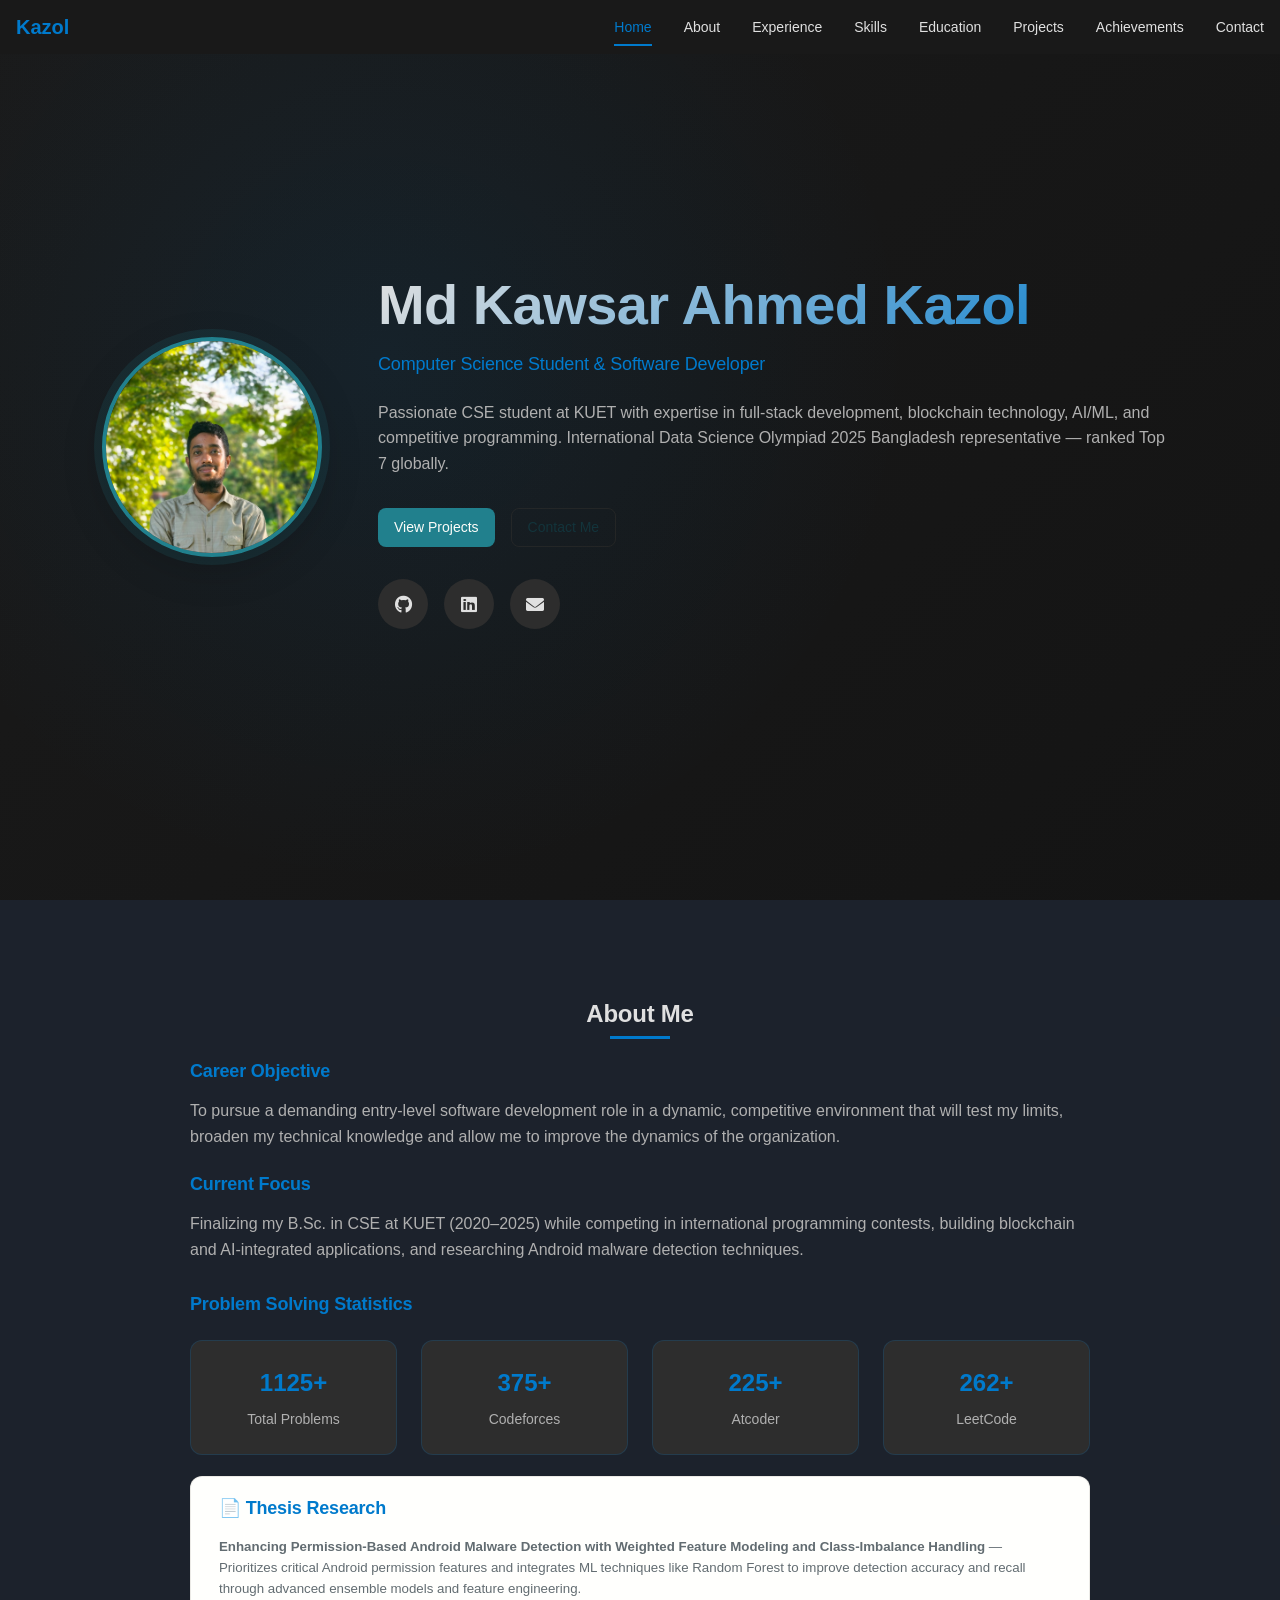
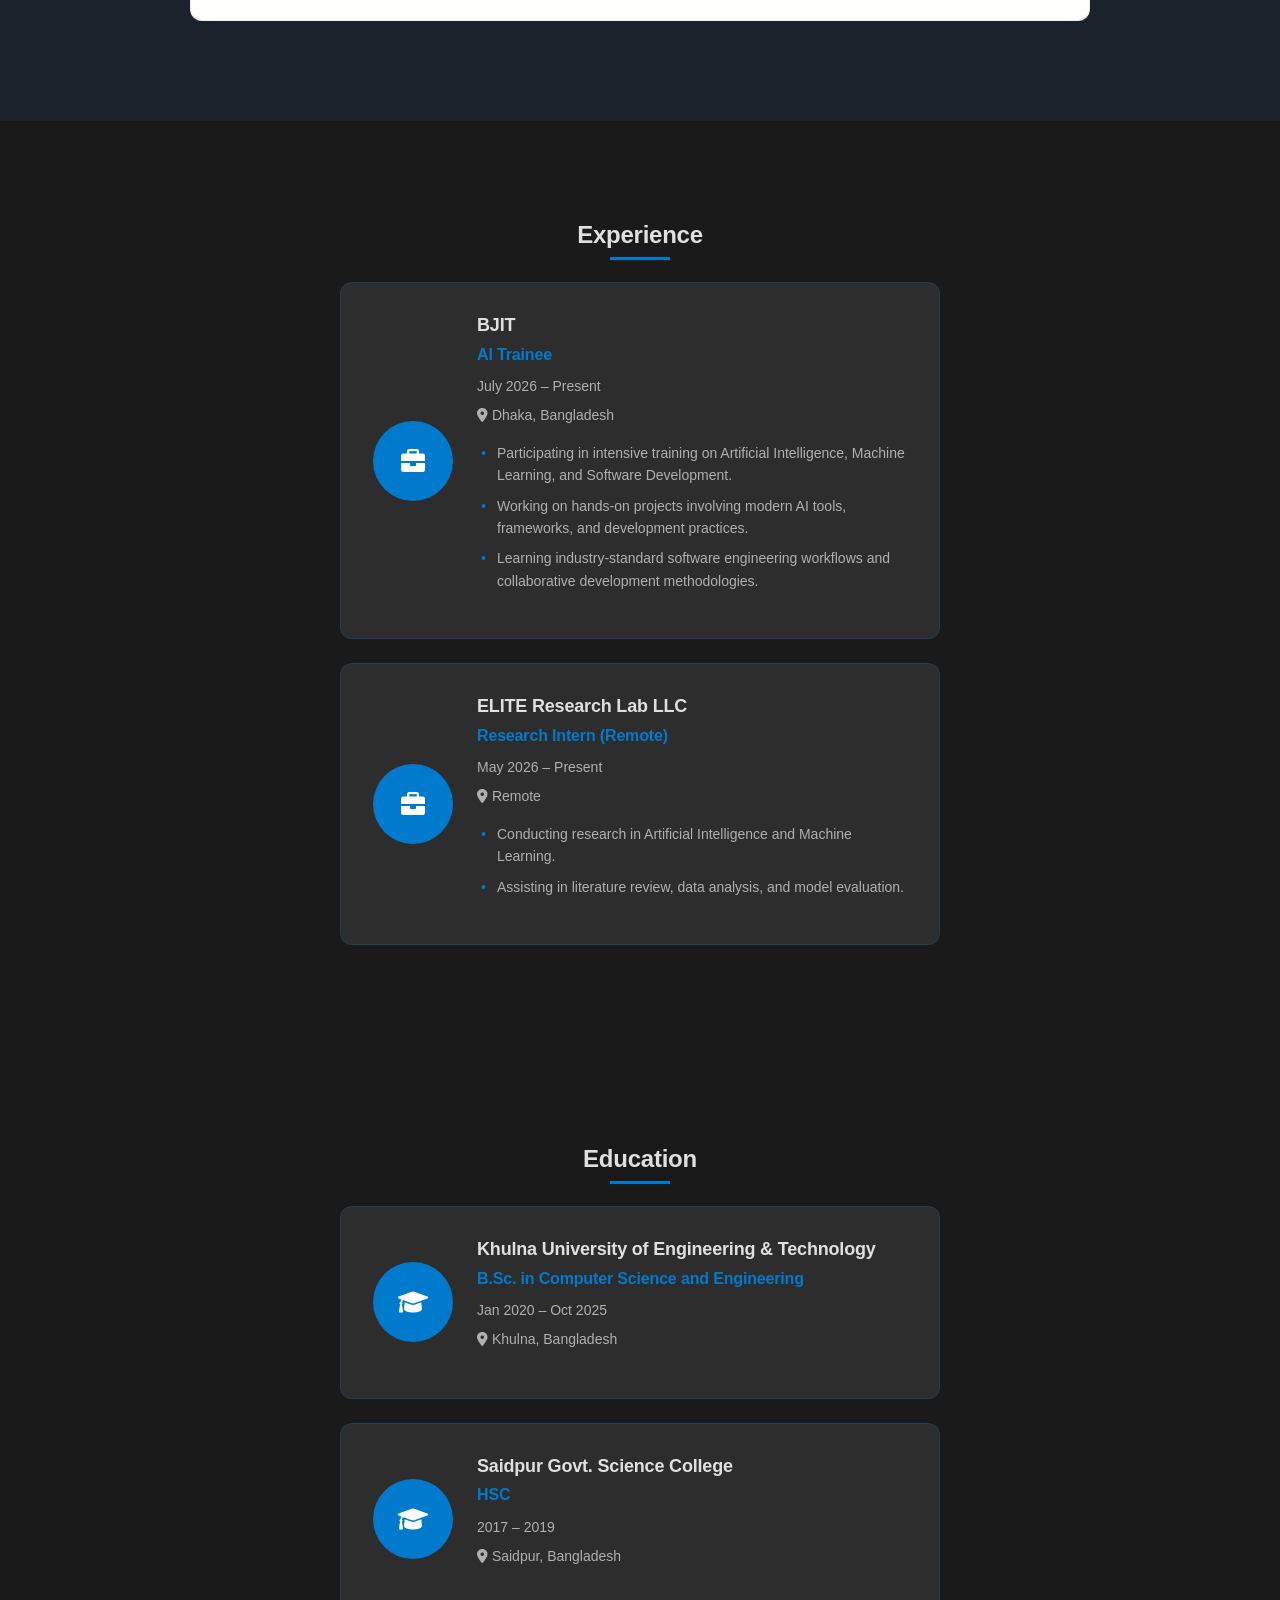
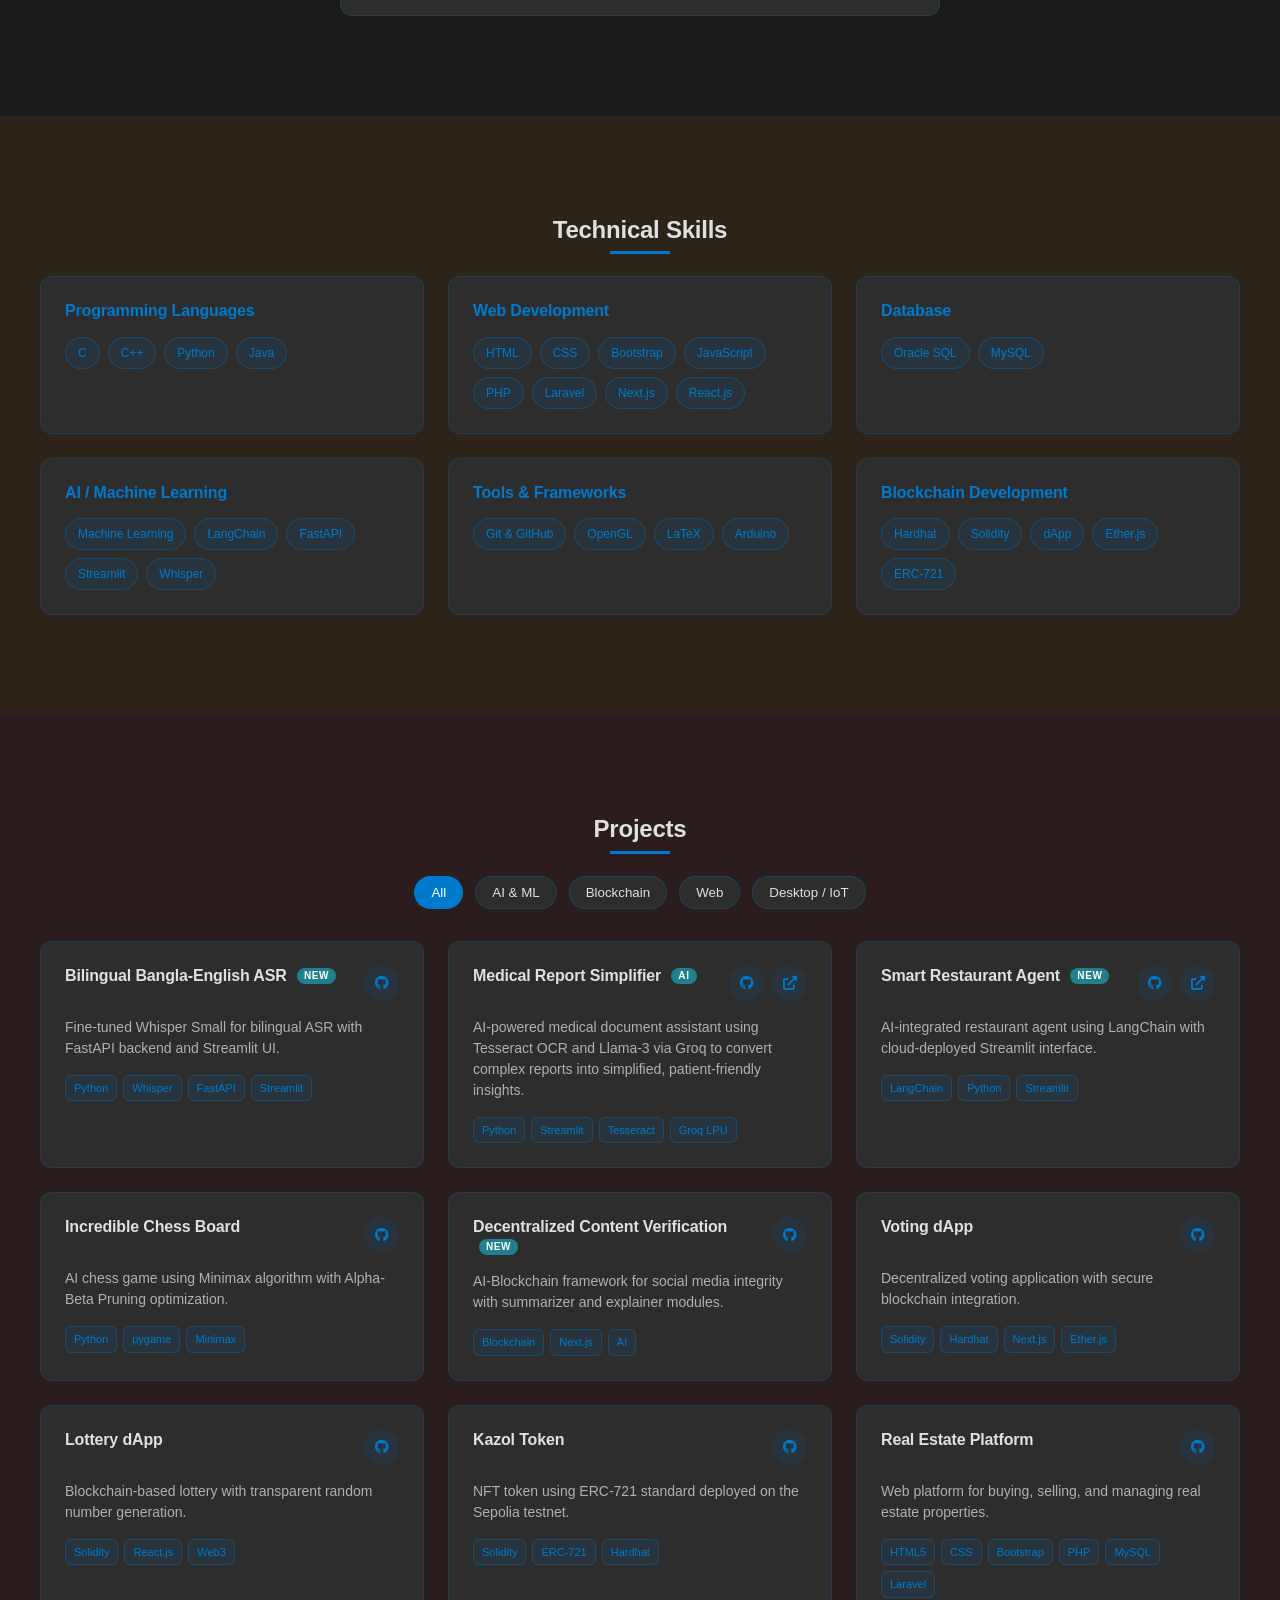
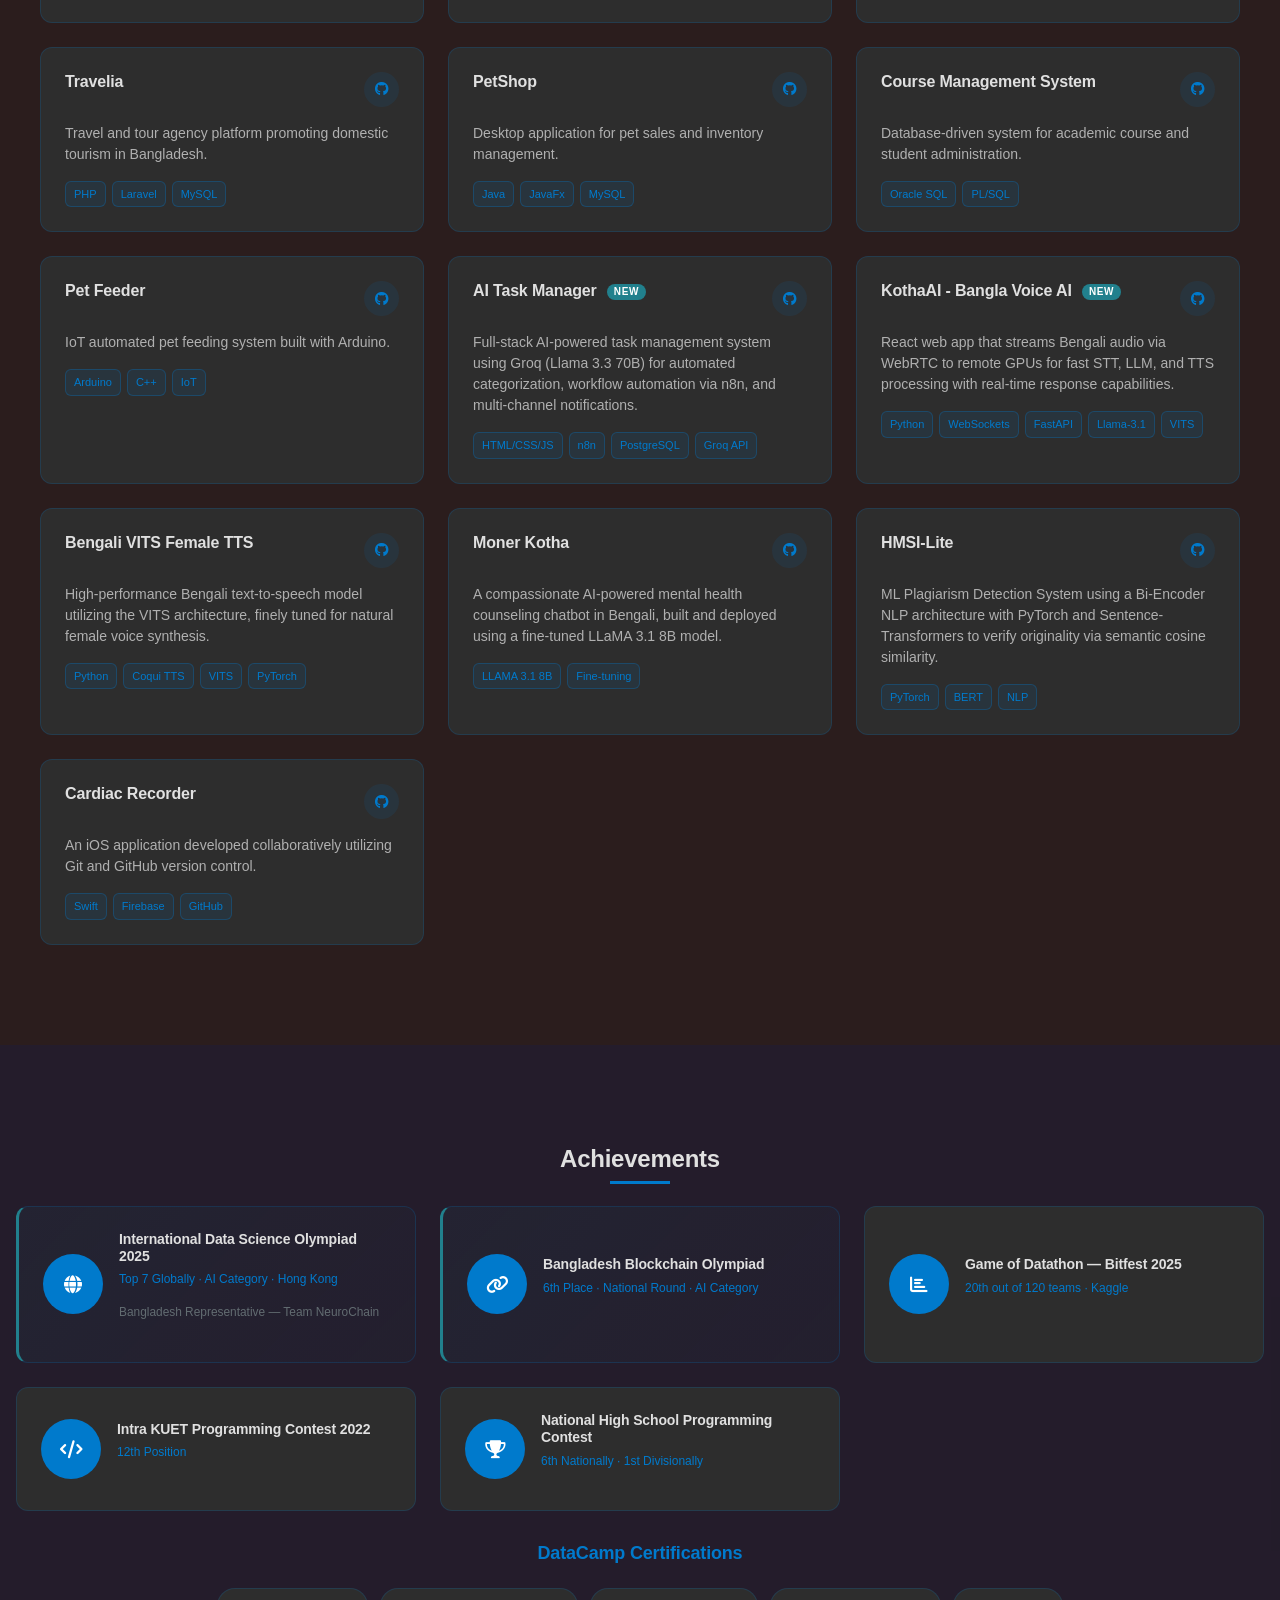
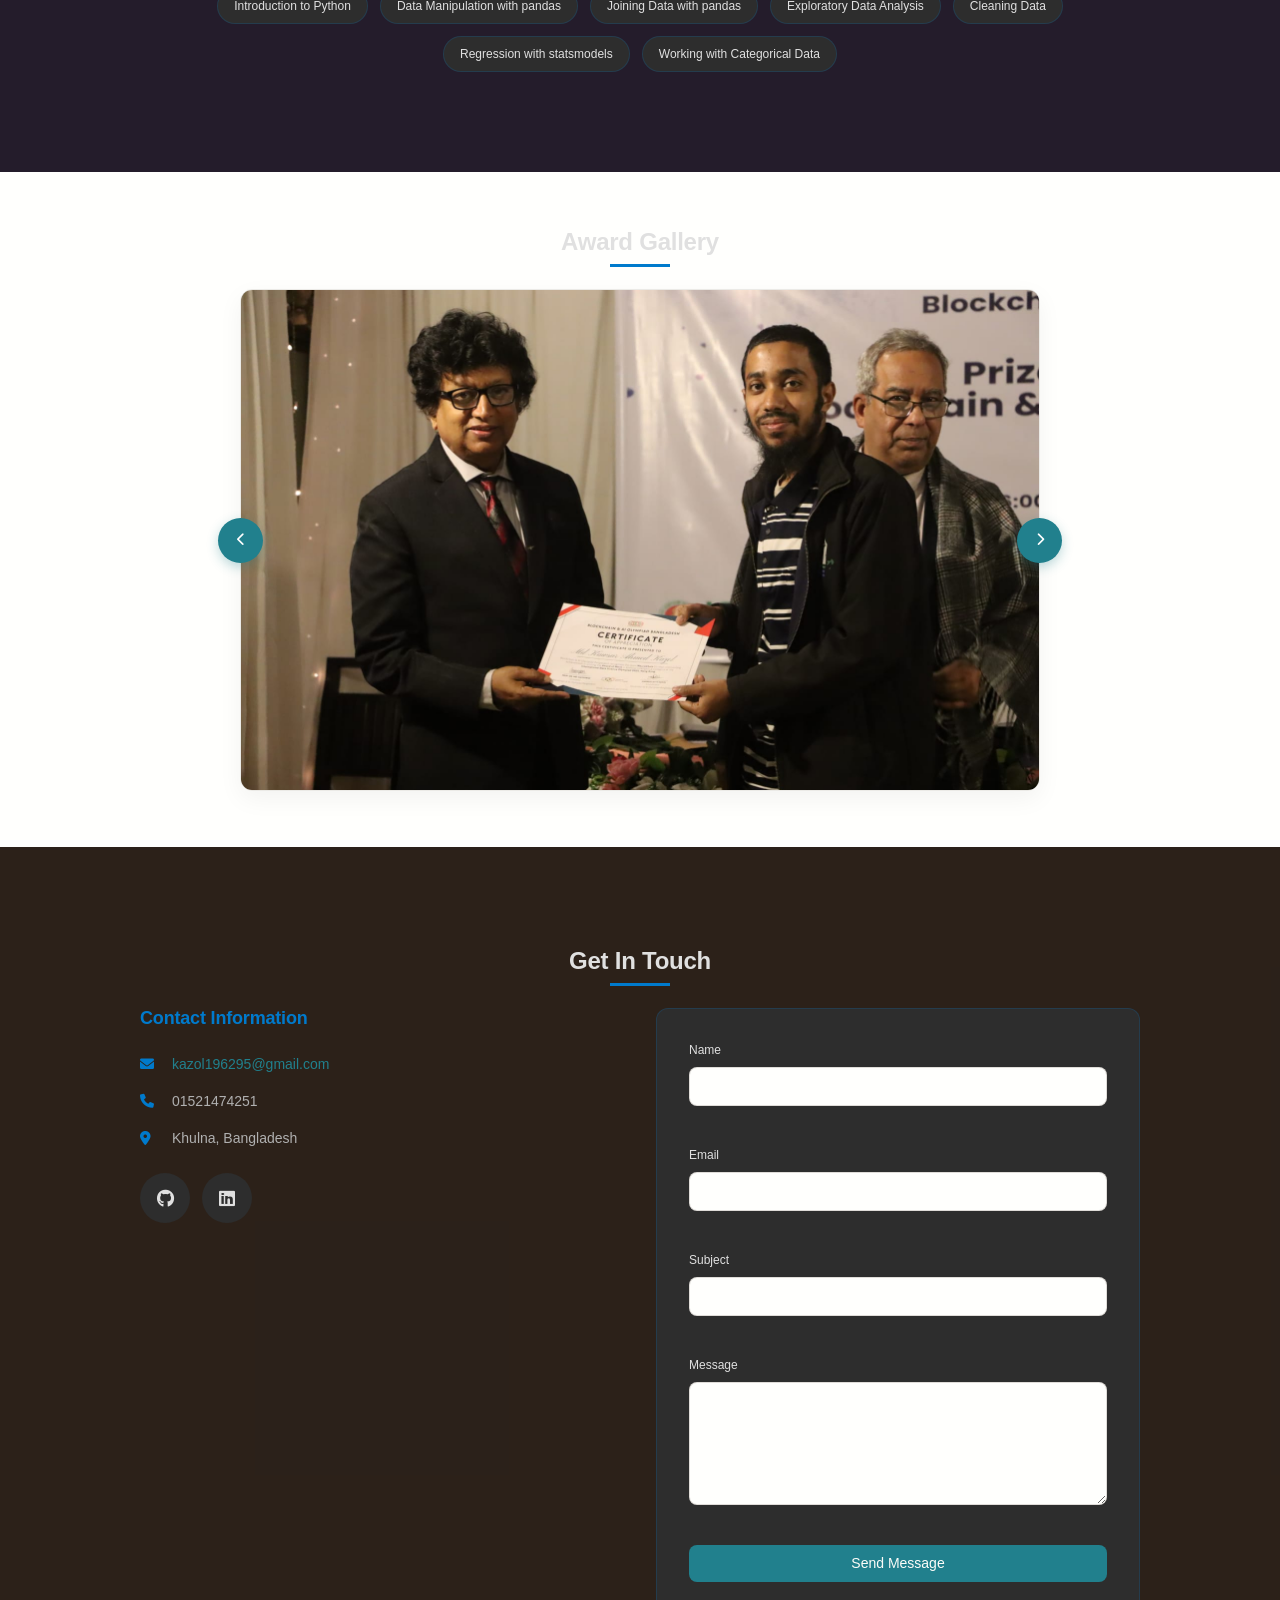
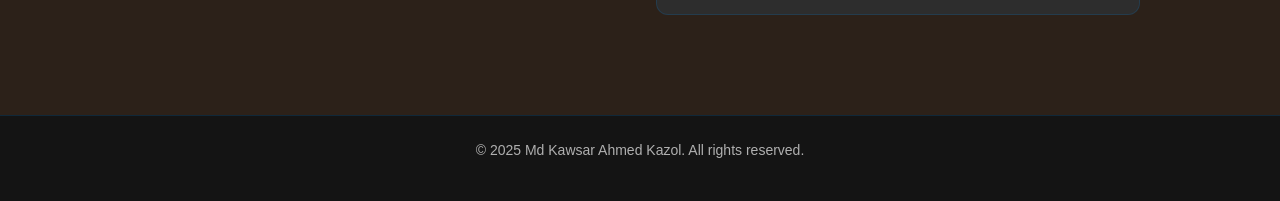
<file: index.html>
<!DOCTYPE html>
<html lang="en">
<head>
    <meta charset="UTF-8">
    <meta name="viewport" content="width=device-width, initial-scale=1.0">
    <title>Md Kawsar Ahmed Kazol - Portfolio</title>
    <link rel="stylesheet" href="style.css">
    <link rel="stylesheet" href="https://cdnjs.cloudflare.com/ajax/libs/font-awesome/6.0.0/css/all.min.css">
    <style>
        .hero-container {
            display: flex;
            align-items: center;
            justify-content: center;
            gap: 4rem;
            flex-wrap: wrap;
        }
        .hero-photo-wrapper { flex-shrink: 0; }
        .hero-photo {
            width: 220px;
            height: 220px;
            border-radius: 50%;
            object-fit: cover;
            object-position: top center;
            border: 4px solid var(--color-primary, #21808d);
            box-shadow: 0 0 0 8px rgba(33,128,141,0.15), 0 12px 40px rgba(0,0,0,0.18);
            animation: photoReveal 0.8s ease both 0.2s;
        }
        @keyframes photoReveal {
            from { opacity: 0; transform: scale(0.85); }
            to   { opacity: 1; transform: scale(1); }
        }
        .hero-content { flex: 1; min-width: 280px; }
        .project-badge {
            display: inline-block;
            background: var(--color-primary, #21808d);
            color: #fff;
            font-size: 10px;
            font-weight: 700;
            letter-spacing: 0.06em;
            text-transform: uppercase;
            padding: 2px 7px;
            border-radius: 20px;
            vertical-align: middle;
            margin-left: 6px;
        }
        .thesis-card {
            background: var(--color-surface, #fffffe);
            border: 1px solid var(--color-card-border, rgba(94,82,64,0.12));
            border-radius: 12px;
            padding: 1.5rem 2rem;
            margin-top: 1.5rem;
        }
        .thesis-card h3 { margin-top: 0; }
        .thesis-card p { margin: 0.5rem 0 0; color: var(--color-text-secondary,#626c71); font-size:.95rem; line-height:1.6; }
        .achievement-highlight {
            background: linear-gradient(135deg,rgba(33,128,141,.08) 0%,rgba(33,128,141,.03) 100%);
            border-left: 3px solid var(--color-primary,#21808d);
        }
        @media (max-width: 700px) {
            .hero-container { flex-direction: column; gap: 2rem; }
            .hero-photo { width: 160px; height: 160px; }
        }
    </style>
</head>
<body>
    <nav class="navbar" id="navbar">
        <div class="nav-container">
            <div class="nav-logo"><a href="#home">Kazol</a></div>
            <div class="nav-menu" id="nav-menu">
                <a href="#home" class="nav-link">Home</a>
                <a href="#about" class="nav-link">About</a>
                <a href="#experience" class="nav-link">Experience</a> 
                <a href="#skills" class="nav-link">Skills</a>
                <a href="#education" class="nav-link">Education</a>
                <a href="#projects" class="nav-link">Projects</a>
                <a href="#achievements" class="nav-link">Achievements</a>
                <a href="#contact" class="nav-link">Contact</a>
            </div>
            <div class="nav-toggle" id="nav-toggle">
                <span class="bar"></span><span class="bar"></span><span class="bar"></span>
            </div>
        </div>
    </nav>

    <section id="home" class="hero">
        <div class="hero-container">
            <div class="hero-photo-wrapper">
                <img src="Kazol_recent.jpg" alt="Md Kawsar Ahmed Kazol" class="hero-photo" />
            </div>
            <div class="hero-content">
                <h1 class="hero-title">Md Kawsar Ahmed Kazol</h1>
                <h2 class="hero-subtitle">Computer Science Student &amp; Software Developer</h2>
                <p class="hero-description">
                    Passionate CSE student at KUET with expertise in full-stack development,
                    blockchain technology, AI/ML, and competitive programming. International
                    Data Science Olympiad 2025 Bangladesh representative — ranked Top 7 globally.
                </p>
                <div class="hero-buttons">
                    <a href="#projects" class="btn btn--primary">View Projects</a>
                    <a href="#contact" class="btn btn--outline">Contact Me</a>
                </div>
                <div class="hero-social">
                    <a href="https://github.com/kazol196295" target="_blank" class="social-link"><i class="fab fa-github"></i></a>
                    <a href="https://www.linkedin.com/in/kawsar-ahmed-kazol-600340197/" target="_blank" class="social-link"><i class="fab fa-linkedin"></i></a>
                    <a href="mailto:kazol196295@gmail.com" class="social-link"><i class="fas fa-envelope"></i></a>
                </div>
            </div>
        </div>
    </section>

    <section id="about" class="about">
        <div class="container">
            <h2 class="section-title">About Me</h2>
            <div class="about-content">
                <div class="about-text">
                    <h3>Career Objective</h3>
                    <p>To pursue a demanding entry-level software development role in a dynamic, competitive environment that will test my limits, broaden my technical knowledge and allow me to improve the dynamics of the organization.</p>
                    <h3>Current Focus</h3>
                    <p>Finalizing my B.Sc. in CSE at KUET (2020–2025) while competing in international programming contests, building blockchain and AI-integrated applications, and researching Android malware detection techniques.</p>
                    <div class="problem-solving-stats">
                        <h3>Problem Solving Statistics</h3>
                        <div class="stats-grid">
                            <div class="stat-item">
                                <span class="stat-number">1500+</span>
                                <span class="stat-label">Total Problems</span>
                            </div>
                            <div class="stat-item">
                                <span class="stat-number">500+</span>
                                <span class="stat-label">Codeforces</span>
                            </div>
                            <div class="stat-item">
                                <span class="stat-number">300+</span>
                                <span class="stat-label">Atcoder</span>
                            </div>
                            <div class="stat-item">
                                <span class="stat-number">350+</span>
                                <span class="stat-label">LeetCode</span>
                            </div>
                        </div>
                    </div>
                    <div class="thesis-card">
                        <h3>📄 Thesis Research</h3>
                        <p><strong>Enhancing Permission-Based Android Malware Detection with Weighted Feature Modeling and Class-Imbalance Handling</strong> — Prioritizes critical Android permission features and integrates ML techniques like Random Forest to improve detection accuracy and recall through advanced ensemble models and feature engineering.</p>
                    </div>
                </div>
            </div>
        </div>
    </section>

    <section id="experience" class="experience">
        <div class="container">
            <h2 class="section-title">Experience</h2>
            <div class="education-card">
                <div class="education-icon"><i class="fas fa-briefcase"></i></div>
                <div class="education-content">
                    <h3>BJIT</h3>
                    <h4>AI Trainee</h4>
                    <p class="education-duration">July 2026 – Present</p>
                    <p class="education-location"><i class="fas fa-map-marker-alt"></i> Dhaka, Bangladesh</p>
                    <ul class="experience-list">
                        <li>Participating in intensive training on Artificial Intelligence, Machine Learning, and Software Development.</li>
                        <li>Working on hands-on projects involving modern AI tools, frameworks, and development practices.</li>
                        <li>Learning industry-standard software engineering workflows and collaborative development methodologies.</li>
                    </ul>
                </div>
            </div>
            <div class="education-card">
                <div class="education-icon"><i class="fas fa-briefcase"></i></div>
                <div class="education-content">
                    <h3>ELITE Research Lab LLC</h3>
                    <h4>Research Intern (Remote)</h4>
                    <p class="education-duration">May 2026 – Present</p>
                    <p class="education-location"><i class="fas fa-map-marker-alt"></i> Remote</p>
                    <ul class="experience-list">
                        <li>Conducting research in Artificial Intelligence and Machine Learning.</li>
                        <li>Assisting in literature review, data analysis, and model evaluation.</li>
                    </ul>
                </div>
            </div>
        </div>
    </section>

    <section id="education" class="education">
        <div class="container">
            <h2 class="section-title">Education</h2>
            <div class="education-card">
                <div class="education-icon"><i class="fas fa-graduation-cap"></i></div>
                <div class="education-content">
                    <h3>Khulna University of Engineering &amp; Technology</h3>
                    <h4>B.Sc. in Computer Science and Engineering</h4>
                    <p class="education-duration">Jan 2020 – Oct 2025</p>
                    <p class="education-location"><i class="fas fa-map-marker-alt"></i> Khulna, Bangladesh</p>
                </div>
            </div>
            <div class="education-card">
                <div class="education-icon"><i class="fas fa-graduation-cap"></i></div>
                <div class="education-content">
                    <h3>Saidpur Govt. Science College</h3>
                    <h4>HSC</h4>
                    <p class="education-duration">2017 – 2019</p>
                    <p class="education-location"><i class="fas fa-map-marker-alt"></i> Saidpur, Bangladesh</p>
                </div>
            </div>
        </div>
    </section>

    <section id="skills" class="skills">
        <div class="container">
            <h2 class="section-title">Technical Skills</h2>
            <div class="skills-grid">
                <div class="skill-category">
                    <h3>Programming Languages</h3>
                    <div class="skill-tags">
                        <span class="skill-tag">C</span><span class="skill-tag">C++</span>
                        <span class="skill-tag">Python</span><span class="skill-tag">Java</span>
                    </div>
                </div>
                <div class="skill-category">
                    <h3>Web Development</h3>
                    <div class="skill-tags">
                        <span class="skill-tag">HTML</span><span class="skill-tag">CSS</span>
                        <span class="skill-tag">Bootstrap</span><span class="skill-tag">JavaScript</span>
                        <span class="skill-tag">PHP</span><span class="skill-tag">Laravel</span>
                        <span class="skill-tag">Next.js</span><span class="skill-tag">React.js</span>
                    </div>
                </div>
                <div class="skill-category">
                    <h3>Database</h3>
                    <div class="skill-tags">
                        <span class="skill-tag">Oracle SQL</span><span class="skill-tag">MySQL</span>
                    </div>
                </div>
                <div class="skill-category">
                    <h3>AI / Machine Learning</h3>
                    <div class="skill-tags">
                        <span class="skill-tag">Machine Learning</span><span class="skill-tag">LangChain</span>
                        <span class="skill-tag">FastAPI</span><span class="skill-tag">Streamlit</span>
                        <span class="skill-tag">Whisper</span>
                    </div>
                </div>
                <div class="skill-category">
                    <h3>Tools &amp; Frameworks</h3>
                    <div class="skill-tags">
                        <span class="skill-tag">Git &amp; GitHub</span><span class="skill-tag">OpenGL</span>
                        <span class="skill-tag">LaTeX</span><span class="skill-tag">Arduino</span>
                    </div>
                </div>
                <div class="skill-category">
                    <h3>Blockchain Development</h3>
                    <div class="skill-tags">
                        <span class="skill-tag">Hardhat</span><span class="skill-tag">Solidity</span>
                        <span class="skill-tag">dApp</span><span class="skill-tag">Ether.js</span>
                        <span class="skill-tag">ERC-721</span>
                    </div>
                </div>
            </div>
        </div>
    </section>

    <section id="projects" class="projects">
        <div class="container">
            <h2 class="section-title">Projects</h2>
            <div class="project-filters">
                <button class="filter-btn active" data-filter="all">All</button>
                <button class="filter-btn" data-filter="ai">AI &amp; ML</button>
                <button class="filter-btn" data-filter="blockchain">Blockchain</button>
                <button class="filter-btn" data-filter="web">Web</button>
                <button class="filter-btn" data-filter="desktop">Desktop / IoT</button>
            </div>
            <div class="projects-grid">
                <div class="project-card" data-category="ai">
                    <div class="project-header">
                        <h3>Bilingual Bangla-English ASR <span class="project-badge">New</span></h3>
                        <div class="project-links"><a href="https://github.com/kazol196295/bangla-english-asr" target="_blank" class="project-link"><i class="fab fa-github"></i></a></div>
                    </div>
                    <p class="project-description">Fine-tuned Whisper Small for bilingual ASR with FastAPI backend and Streamlit UI.</p>
                    <div class="project-tech">
                        <span class="tech-tag">Python</span><span class="tech-tag">Whisper</span>
                        <span class="tech-tag">FastAPI</span><span class="tech-tag">Streamlit</span>
                    </div>
                </div>
                <div class="project-card" data-category="ai">
                    <div class="project-header">
                        <h3>Medical Report Simplifier <span class="project-badge">AI</span></h3>
                        <div class="project-links">
                            <a href="https://github.com/kazol196295/medical_report_simplifier" target="_blank" class="project-link"><i
                                    class="fab fa-github"></i></a>
                            <a href="https://medicalreportsimplifier-kazol.streamlit.app/" target="_blank" class="project-link"><i
                                    class="fas fa-external-link-alt"></i></a>
                        </div>
                    </div>
                    <p class="project-description">AI-powered medical document assistant using Tesseract OCR and Llama-3 via Groq to
                        convert complex reports into simplified, patient-friendly insights.</p>
                    <div class="project-tech">
                        <span class="tech-tag">Python</span>
                        <span class="tech-tag">Streamlit</span>
                        <span class="tech-tag">Tesseract</span>
                        <span class="tech-tag">Groq LPU</span>
                    </div>
                </div>
                <div class="project-card" data-category="ai">
                    <div class="project-header">
                        <h3>Smart Restaurant Agent <span class="project-badge">New</span></h3>
                        <div class="project-links">
                            <a href="https://github.com/kazol196295/smart_resturant_agent/" target="_blank" class="project-link"><i class="fab fa-github"></i></a>
                            <a href="https://smartresturantagent-kazol196295.streamlit.app/" target="_blank" class="project-link"><i
                                    class="fas fa-external-link-alt"></i></a>
                        </div>
                    </div>
                    <p class="project-description">AI-integrated restaurant agent using LangChain with cloud-deployed Streamlit interface.</p>
                    <div class="project-tech">
                        <span class="tech-tag">LangChain</span><span class="tech-tag">Python</span><span class="tech-tag">Streamlit</span>
                    </div>
                </div>
                <div class="project-card" data-category="ai">
                    <div class="project-header">
                        <h3>Incredible Chess Board</h3>
                        <div class="project-links"><a href="https://github.com/kazol196295" target="_blank" class="project-link"><i class="fab fa-github"></i></a></div>
                    </div>
                    <p class="project-description">AI chess game using Minimax algorithm with Alpha-Beta Pruning optimization.</p>
                    <div class="project-tech">
                        <span class="tech-tag">Python</span><span class="tech-tag">pygame</span><span class="tech-tag">Minimax</span>
                    </div>
                </div>
                <div class="project-card" data-category="blockchain">
                    <div class="project-header">
                        <h3>Decentralized Content Verification <span class="project-badge">New</span></h3>
                        <div class="project-links"><a href="https://github.com/kazol196295" target="_blank" class="project-link"><i class="fab fa-github"></i></a></div>
                    </div>
                    <p class="project-description">AI-Blockchain framework for social media integrity with summarizer and explainer modules.</p>
                    <div class="project-tech">
                        <span class="tech-tag">Blockchain</span><span class="tech-tag">Next.js</span><span class="tech-tag">AI</span>
                    </div>
                </div>
                <div class="project-card" data-category="blockchain">
                    <div class="project-header">
                        <h3>Voting dApp</h3>
                        <div class="project-links"><a href="https://github.com/kazol196295" target="_blank" class="project-link"><i class="fab fa-github"></i></a></div>
                    </div>
                    <p class="project-description">Decentralized voting application with secure blockchain integration.</p>
                    <div class="project-tech">
                        <span class="tech-tag">Solidity</span><span class="tech-tag">Hardhat</span>
                        <span class="tech-tag">Next.js</span><span class="tech-tag">Ether.js</span>
                    </div>
                </div>
                <div class="project-card" data-category="blockchain">
                    <div class="project-header">
                        <h3>Lottery dApp</h3>
                        <div class="project-links"><a href="https://github.com/kazol196295" target="_blank" class="project-link"><i class="fab fa-github"></i></a></div>
                    </div>
                    <p class="project-description">Blockchain-based lottery with transparent random number generation.</p>
                    <div class="project-tech">
                        <span class="tech-tag">Solidity</span><span class="tech-tag">React.js</span><span class="tech-tag">Web3</span>
                    </div>
                </div>
                <div class="project-card" data-category="blockchain">
                    <div class="project-header">
                        <h3>Kazol Token</h3>
                        <div class="project-links"><a href="https://github.com/kazol196295" target="_blank" class="project-link"><i class="fab fa-github"></i></a></div>
                    </div>
                    <p class="project-description">NFT token using ERC-721 standard deployed on the Sepolia testnet.</p>
                    <div class="project-tech">
                        <span class="tech-tag">Solidity</span><span class="tech-tag">ERC-721</span><span class="tech-tag">Hardhat</span>
                    </div>
                </div>
                <div class="project-card" data-category="web">
                    <div class="project-header">
                        <h3>Real Estate Platform</h3>
                        <div class="project-links"><a href="https://github.com/kazol196295" target="_blank" class="project-link"><i class="fab fa-github"></i></a></div>
                    </div>
                    <p class="project-description">Web platform for buying, selling, and managing real estate properties.</p>
                    <div class="project-tech">
                        <span class="tech-tag">HTML5</span><span class="tech-tag">CSS</span><span class="tech-tag">Bootstrap</span>
                        <span class="tech-tag">PHP</span><span class="tech-tag">MySQL</span><span class="tech-tag">Laravel</span>
                    </div>
                </div>
                <div class="project-card" data-category="web">
                    <div class="project-header">
                        <h3>Travelia</h3>
                        <div class="project-links"><a href="https://github.com/kazol196295" target="_blank" class="project-link"><i class="fab fa-github"></i></a></div>
                    </div>
                    <p class="project-description">Travel and tour agency platform promoting domestic tourism in Bangladesh.</p>
                    <div class="project-tech">
                        <span class="tech-tag">PHP</span><span class="tech-tag">Laravel</span><span class="tech-tag">MySQL</span>
                    </div>
                </div>
                <div class="project-card" data-category="desktop">
                    <div class="project-header">
                        <h3>PetShop</h3>
                        <div class="project-links"><a href="https://github.com/kazol196295" target="_blank" class="project-link"><i class="fab fa-github"></i></a></div>
                    </div>
                    <p class="project-description">Desktop application for pet sales and inventory management.</p>
                    <div class="project-tech">
                        <span class="tech-tag">Java</span><span class="tech-tag">JavaFx</span><span class="tech-tag">MySQL</span>
                    </div>
                </div>
                <div class="project-card" data-category="desktop">
                    <div class="project-header">
                        <h3>Course Management System</h3>
                        <div class="project-links"><a href="https://github.com/kazol196295" target="_blank" class="project-link"><i class="fab fa-github"></i></a></div>
                    </div>
                    <p class="project-description">Database-driven system for academic course and student administration.</p>
                    <div class="project-tech">
                        <span class="tech-tag">Oracle SQL</span><span class="tech-tag">PL/SQL</span>
                    </div>
                </div>
                <div class="project-card" data-category="desktop">
                    <div class="project-header">
                        <h3>Pet Feeder</h3>
                        <div class="project-links"><a href="https://github.com/kazol196295" target="_blank" class="project-link"><i class="fab fa-github"></i></a></div>
                    </div>
                    <p class="project-description">IoT automated pet feeding system built with Arduino.</p>
                    <div class="project-tech">
                        <span class="tech-tag">Arduino</span><span class="tech-tag">C++</span><span class="tech-tag">IoT</span>
                    </div>
                </div>



                <div class="project-card" data-category="ai">
                    <div class="project-header">
                        <h3>AI Task Manager <span class="project-badge">New</span></h3>
                        <div class="project-links"><a href="https://github.com/kazol196295" target="_blank" class="project-link"><i
                                    class="fab fa-github"></i></a></div>
                    </div>
                    <p class="project-description">Full-stack AI-powered task management system using Groq (Llama 3.3 70B) for automated
                        categorization, workflow automation via n8n, and multi-channel notifications.</p>
                    <div class="project-tech">
                        <span class="tech-tag">HTML/CSS/JS</span><span class="tech-tag">n8n</span><span
                            class="tech-tag">PostgreSQL</span><span class="tech-tag">Groq API</span>
                    </div>
                </div>
                
                <div class="project-card" data-category="ai">
                    <div class="project-header">
                        <h3>KothaAI - Bangla Voice AI <span class="project-badge">New</span></h3>
                        <div class="project-links"><a href="https://github.com/kazol196295" target="_blank" class="project-link"><i
                                    class="fab fa-github"></i></a></div>
                    </div>
                    <p class="project-description">React web app that streams Bengali audio via WebRTC to remote GPUs for fast STT, LLM,
                        and TTS processing with real-time response capabilities.</p>
                    <div class="project-tech">
                        <span class="tech-tag">Python</span><span class="tech-tag">WebSockets</span><span
                            class="tech-tag">FastAPI</span><span class="tech-tag">Llama-3.1</span><span class="tech-tag">VITS</span>
                    </div>
                </div>
                
                <div class="project-card" data-category="ai">
                    <div class="project-header">
                        <h3>Bengali VITS Female TTS</h3>
                        <div class="project-links"><a href="https://github.com/kazol196295" target="_blank" class="project-link"><i
                                    class="fab fa-github"></i></a></div>
                    </div>
                    <p class="project-description">High-performance Bengali text-to-speech model utilizing the VITS architecture, finely
                        tuned for natural female voice synthesis.</p>
                    <div class="project-tech">
                        <span class="tech-tag">Python</span><span class="tech-tag">Coqui TTS</span><span
                            class="tech-tag">VITS</span><span class="tech-tag">PyTorch</span>
                    </div>
                </div>
                
                <div class="project-card" data-category="ai">
                    <div class="project-header">
                        <h3>Moner Kotha</h3>
                        <div class="project-links"><a href="https://github.com/kazol196295" target="_blank" class="project-link"><i
                                    class="fab fa-github"></i></a></div>
                    </div>
                    <p class="project-description">A compassionate AI-powered mental health counseling chatbot in Bengali, built and
                        deployed using a fine-tuned LLaMA 3.1 8B model.</p>
                    <div class="project-tech">
                        <span class="tech-tag">LLAMA 3.1 8B</span><span class="tech-tag">Fine-tuning</span>
                    </div>
                </div>
                
                <div class="project-card" data-category="ai">
                    <div class="project-header">
                        <h3>HMSI-Lite</h3>
                        <div class="project-links"><a href="https://github.com/kazol196295" target="_blank" class="project-link"><i
                                    class="fab fa-github"></i></a></div>
                    </div>
                    <p class="project-description">ML Plagiarism Detection System using a Bi-Encoder NLP architecture with PyTorch and
                        Sentence-Transformers to verify originality via semantic cosine similarity.</p>
                    <div class="project-tech">
                        <span class="tech-tag">PyTorch</span><span class="tech-tag">BERT</span><span class="tech-tag">NLP</span>
                    </div>
                </div>
                
                <div class="project-card" data-category="desktop">
                    <div class="project-header">
                        <h3>Cardiac Recorder</h3>
                        <div class="project-links"><a href="https://github.com/kazol196295" target="_blank" class="project-link"><i
                                    class="fab fa-github"></i></a></div>
                    </div>
                    <p class="project-description">An iOS application developed collaboratively utilizing Git and GitHub version
                        control.</p>
                    <div class="project-tech">
                        <span class="tech-tag">Swift</span><span class="tech-tag">Firebase</span><span class="tech-tag">GitHub</span>
                    </div>
                </div>
            </div>
        </div>
    </section>

    <section id="achievements" class="achievements">
        <div class="container">
            <h2 class="section-title">Achievements</h2>
            <div class="achievements-grid">
                <div class="achievement-card achievement-highlight">
                    <div class="achievement-icon"><i class="fas fa-globe"></i></div>
                    <div class="achievement-content">
                        <h3>International Data Science Olympiad 2025</h3>
                        <p class="achievement-position">Top 7 Globally · AI Category · Hong Kong</p>
                        <p style="font-size:.85rem;color:var(--color-text-secondary,#626c71);margin-top:4px;">Bangladesh Representative — Team NeuroChain</p>
                    </div>
                </div>
                <div class="achievement-card achievement-highlight">
                    <div class="achievement-icon"><i class="fas fa-link"></i></div>
                    <div class="achievement-content">
                        <h3>Bangladesh Blockchain Olympiad</h3>
                        <p class="achievement-position">6th Place · National Round · AI Category</p>
                    </div>
                </div>
                <div class="achievement-card">
                    <div class="achievement-icon"><i class="fas fa-chart-bar"></i></div>
                    <div class="achievement-content">
                        <h3>Game of Datathon — Bitfest 2025</h3>
                        <p class="achievement-position">20th out of 120 teams · Kaggle</p>
                    </div>
                </div>
                <div class="achievement-card">
                    <div class="achievement-icon"><i class="fas fa-code"></i></div>
                    <div class="achievement-content">
                        <h3>Intra KUET Programming Contest 2022</h3>
                        <p class="achievement-position">12th Position</p>
                    </div>
                </div>
                <div class="achievement-card">
                    <div class="achievement-icon"><i class="fas fa-trophy"></i></div>
                    <div class="achievement-content">
                        <h3>National High School Programming Contest</h3>
                        <p class="achievement-position">6th Nationally · 1st Divisionally</p>
                    </div>
                </div>
            </div>
            <div class="certifications">
                <h3>DataCamp Certifications</h3>
                <div class="certification-tags">
                    <span class="certification-tag">Introduction to Python</span>
                    <span class="certification-tag">Data Manipulation with pandas</span>
                    <span class="certification-tag">Joining Data with pandas</span>
                    <span class="certification-tag">Exploratory Data Analysis</span>
                    <span class="certification-tag">Cleaning Data</span>
                    <span class="certification-tag">Regression with statsmodels</span>
                    <span class="certification-tag">Working with Categorical Data</span>
                </div>
            </div>
        </div>
    </section>

    <section id="achievement-gallery" class="achievement-gallery">
        <div class="container">
            <h2 class="section-title">Award Gallery</h2>
            <div class="slider-container">
                <button class="slider-btn prev-btn" id="prevBtn" aria-label="Previous image">
                    <i class="fas fa-chevron-left"></i>
                </button>
    
                <div class="slider-track-wrapper">
                    <div class="slider-track" id="sliderTrack">
                        <div class="slide">
                            <img src="award/1.jpeg" alt="Achievement Award 1">
                        </div>
                        <div class="slide">
                            <img src="award/2.jpeg" alt="Achievement Award 2">
                        </div>
                        <div class="slide">
                            <img src="award/3.jpeg" alt="Achievement Award 3">
                        </div>
                        <div class="slide">
                            <img src="award/4.jpeg" alt="Achievement Award 4">
                        </div>
                        <div class="slide">
                            <img src="award/5.jpeg" alt="Achievement Award 4">
                        </div>
                        <div class="slide">
                            <img src="award/6.jpeg" alt="Achievement Award 4">
                        </div>
                    </div>
                </div>
    
                <button class="slider-btn next-btn" id="nextBtn" aria-label="Next image">
                    <i class="fas fa-chevron-right"></i>
                </button>
            </div>
        </div>
    </section>

    <section id="contact" class="contact">
        <div class="container">
            <h2 class="section-title">Get In Touch</h2>
            <div class="contact-content">
                <div class="contact-info">
                    <h3>Contact Information</h3>
                    <div class="contact-item">
                        <i class="fas fa-envelope"></i>
                        <span><a href="mailto:kazol196295@gmail.com">kazol196295@gmail.com</a></span>
                    </div>
                    <div class="contact-item">
                        <i class="fas fa-phone"></i><span>01521474251</span>
                    </div>
                    <div class="contact-item">
                        <i class="fas fa-map-marker-alt"></i><span>Khulna, Bangladesh</span>
                    </div>
                    <div class="contact-social">
                        <a href="https://github.com/kazol196295" target="_blank" class="social-link"><i class="fab fa-github"></i></a>
                        <a href="https://www.linkedin.com/in/kawsar-ahmed-kazol-600340197/" target="_blank" class="social-link"><i class="fab fa-linkedin"></i></a>
                    </div>
                </div>
                <div class="contact-form-container">
                    <form class="contact-form" id="contact-form">
                        <div class="form-group">
                            <label for="name" class="form-label">Name</label>
                            <input type="text" id="name" name="name" class="form-control" required>
                            <span class="error-message" id="name-error"></span>
                        </div>
                        <div class="form-group">
                            <label for="email" class="form-label">Email</label>
                            <input type="email" id="email" name="email" class="form-control" required>
                            <span class="error-message" id="email-error"></span>
                        </div>
                        <div class="form-group">
                            <label for="subject" class="form-label">Subject</label>
                            <input type="text" id="subject" name="subject" class="form-control" required>
                            <span class="error-message" id="subject-error"></span>
                        </div>
                        <div class="form-group">
                            <label for="message" class="form-label">Message</label>
                            <textarea id="message" name="message" class="form-control" rows="5" required></textarea>
                            <span class="error-message" id="message-error"></span>
                        </div>
                        <button type="submit" class="btn btn--primary btn--full-width">Send Message</button>
                    </form>
                </div>
            </div>
        </div>
    </section>

    <footer class="footer">
        <div class="container">
            <p>&copy; 2025 Md Kawsar Ahmed Kazol. All rights reserved.</p>
            
        </div>
    </footer>

    <script src="app.js"></script>
</body>
</html>
</file>
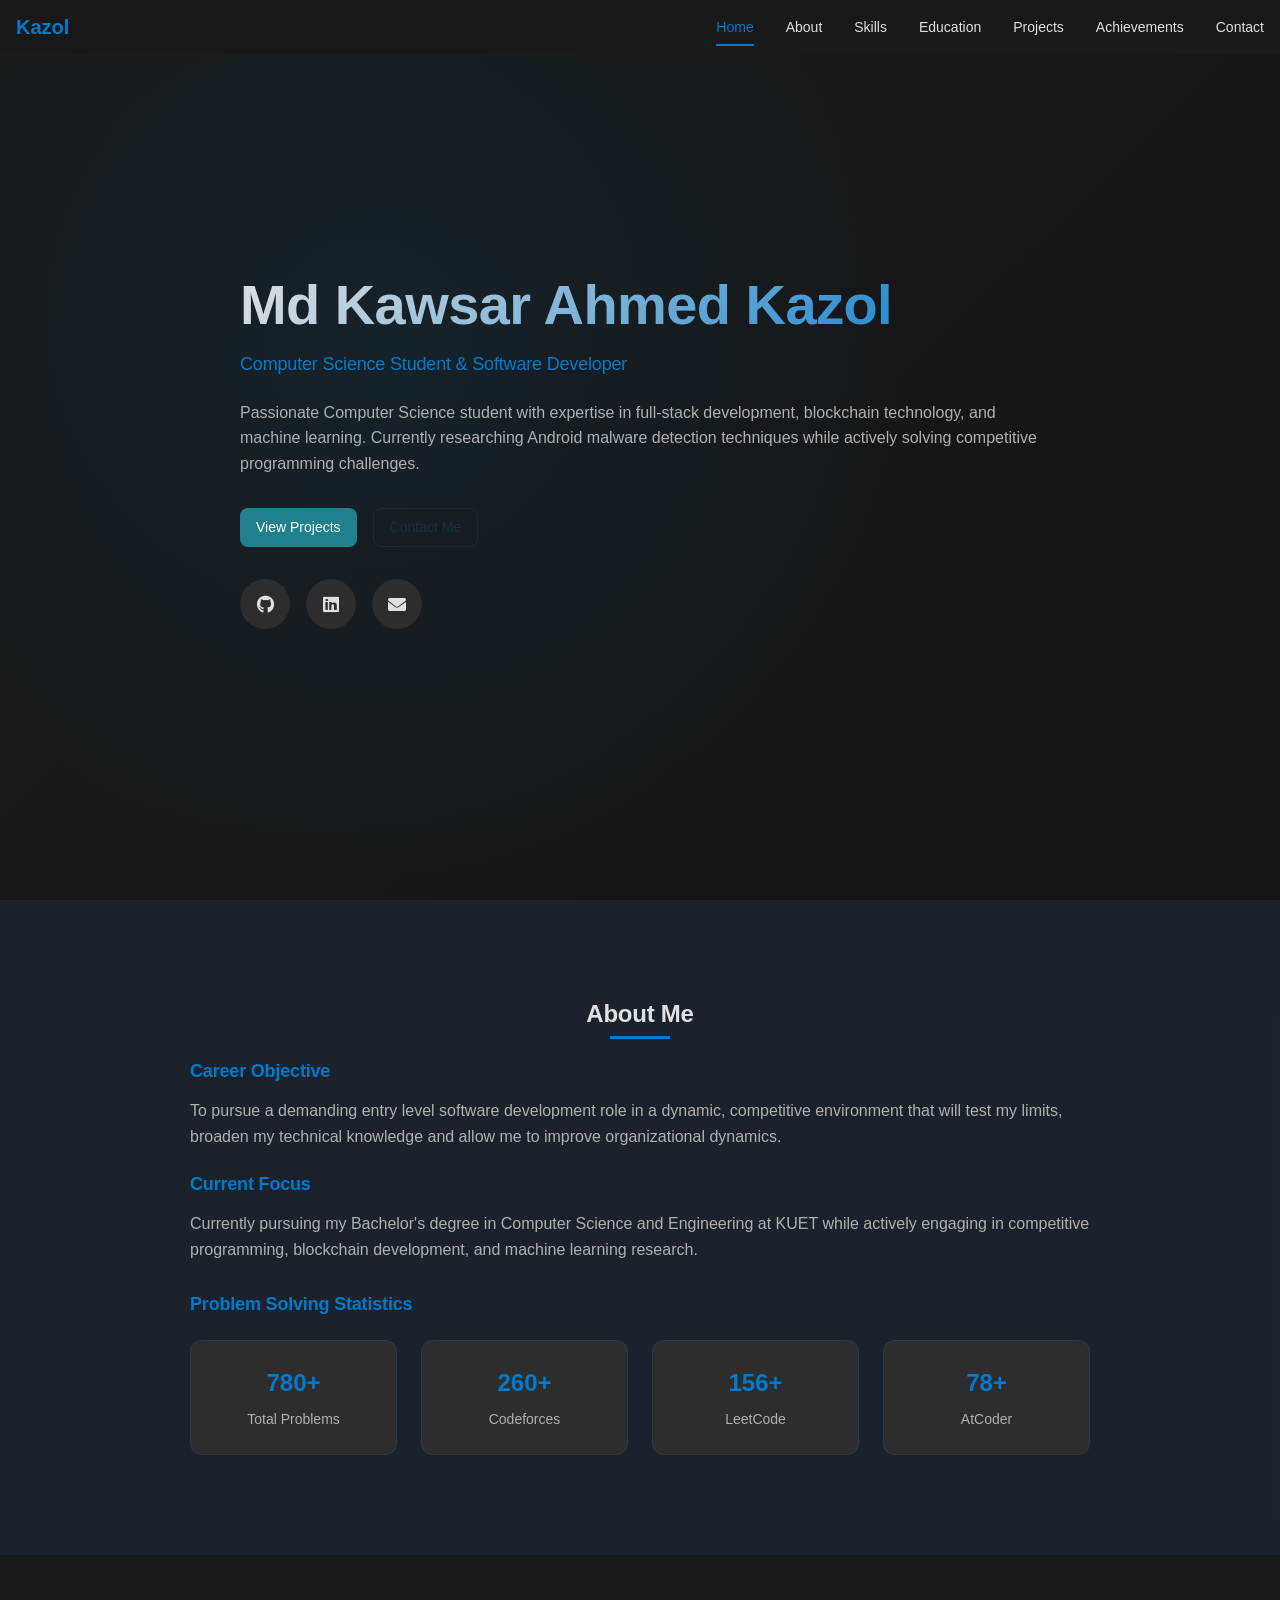
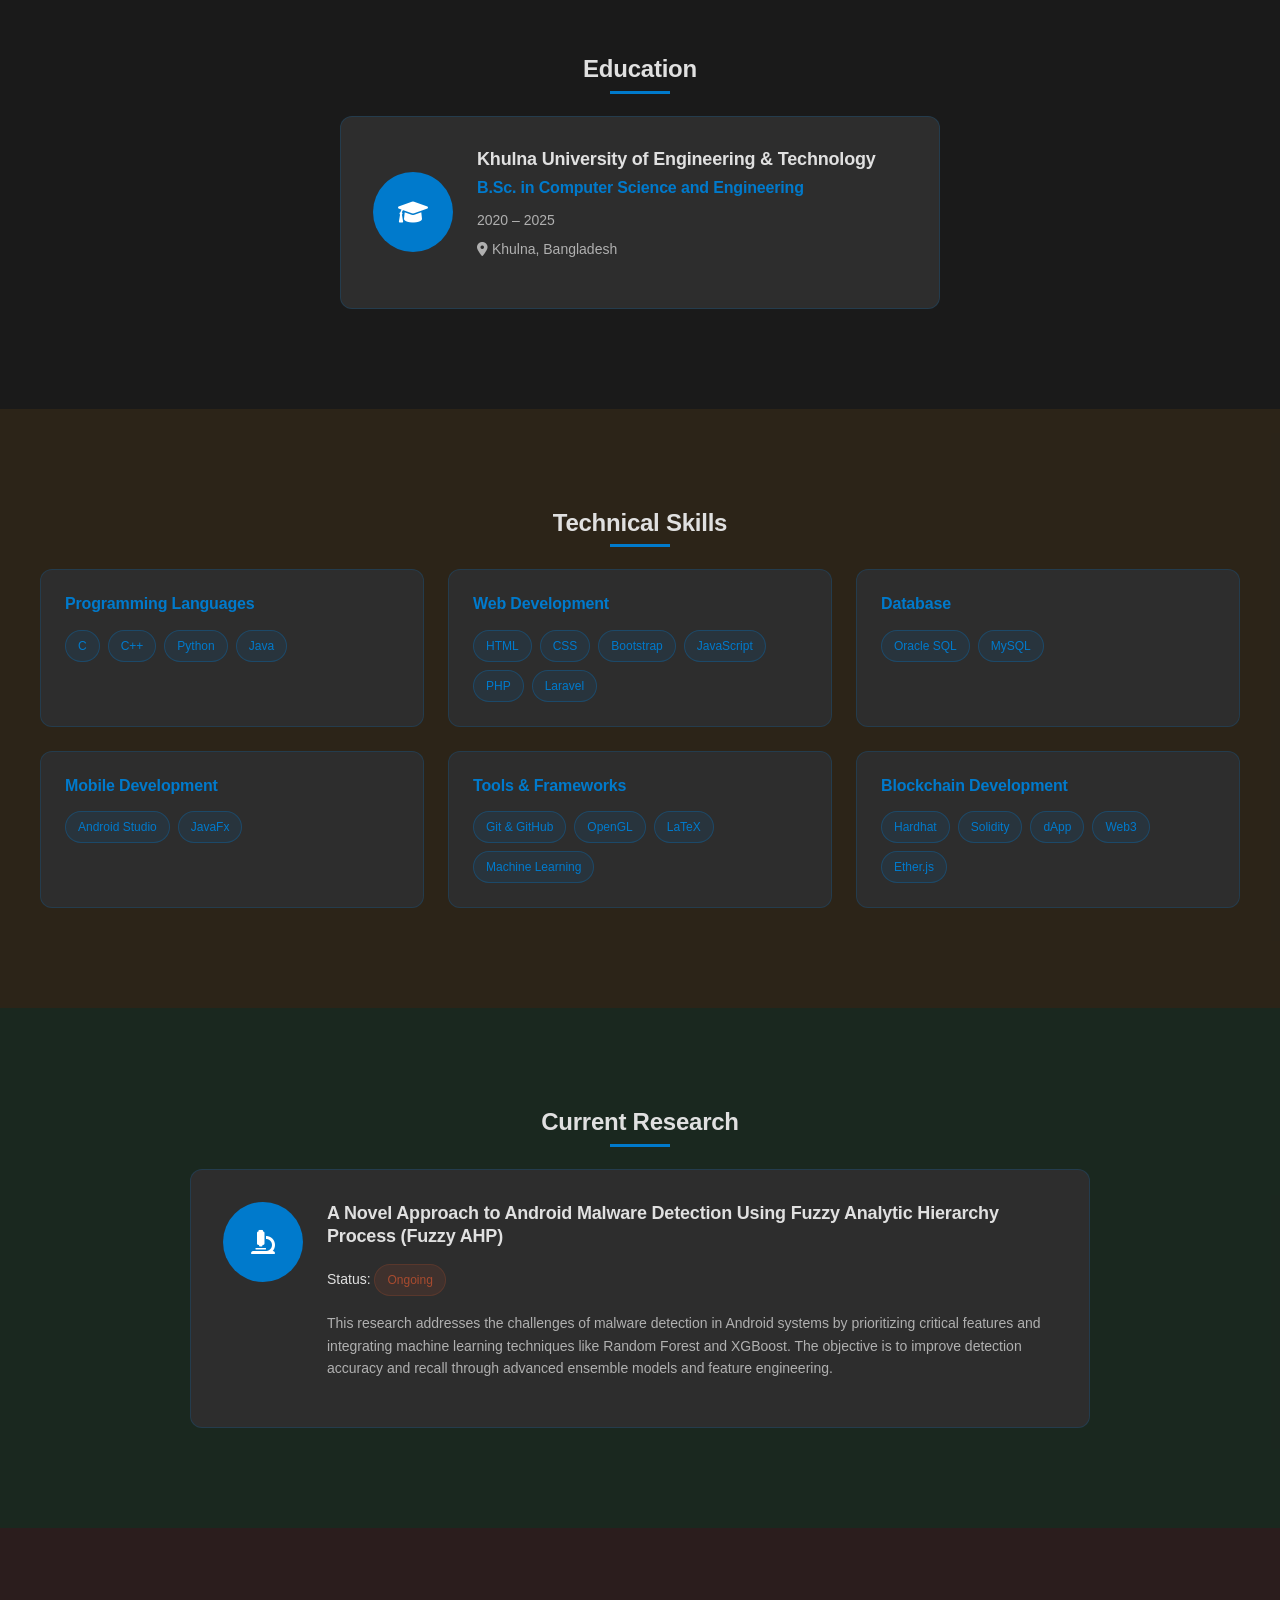
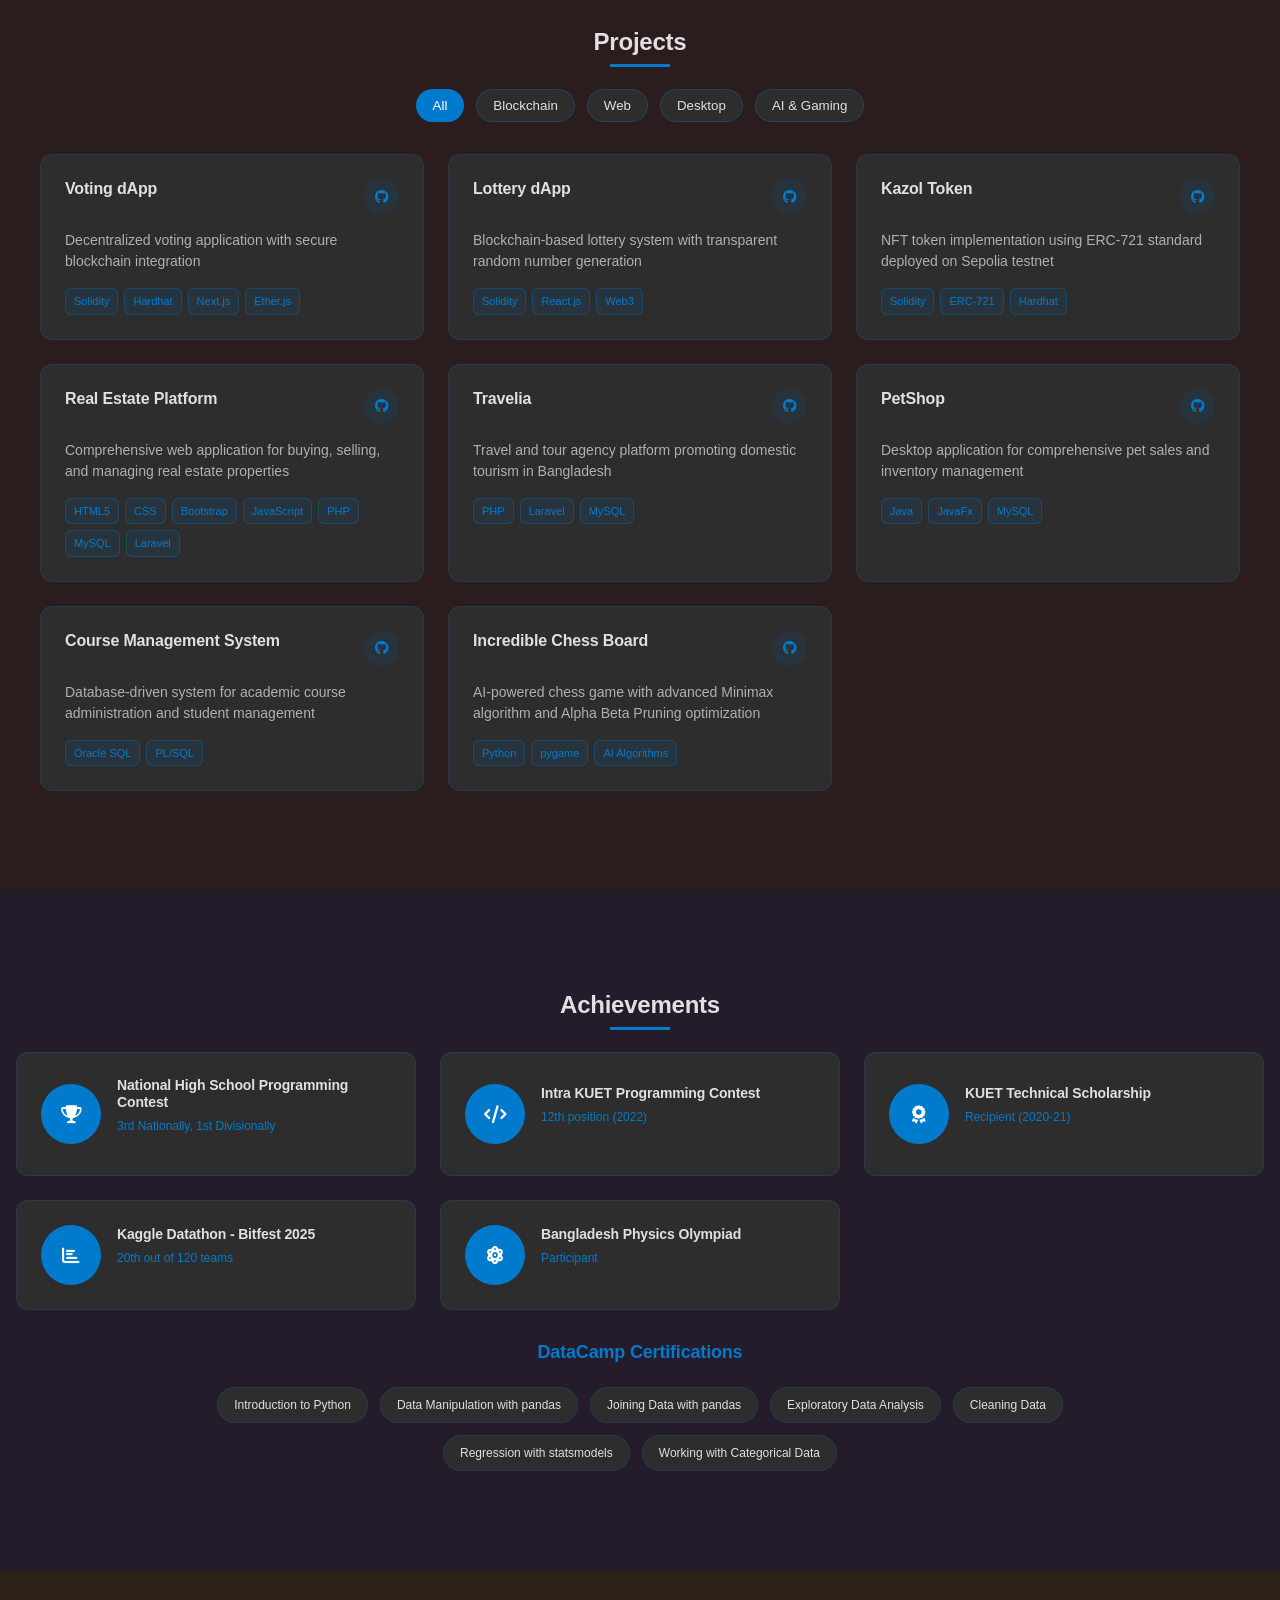
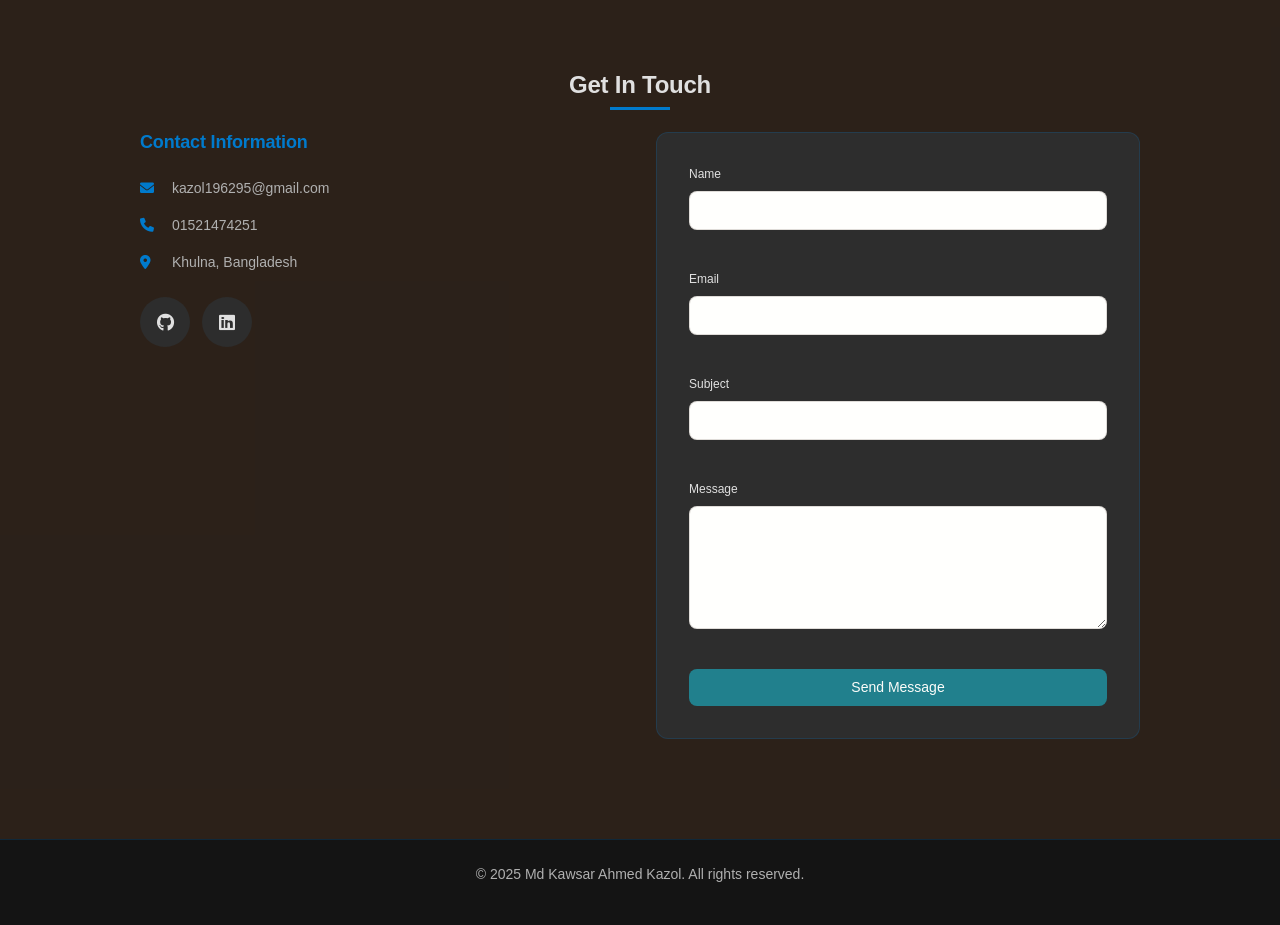
<file: index1.html>
<!DOCTYPE html>
<html lang="en">
<head>
    <meta charset="UTF-8">
    <meta name="viewport" content="width=device-width, initial-scale=1.0">
    <title>Md Kawsar Ahmed Kazol - Portfolio</title>
    <link rel="stylesheet" href="style.css">
    <link rel="stylesheet" href="https://cdnjs.cloudflare.com/ajax/libs/font-awesome/6.0.0/css/all.min.css">
</head>
<body>
    <!-- Navigation -->
    <nav class="navbar" id="navbar">
        <div class="nav-container">
            <div class="nav-logo">
                <a href="#home">Kazol</a>
            </div>
            <div class="nav-menu" id="nav-menu">
                <a href="#home" class="nav-link">Home</a>
                <a href="#about" class="nav-link">About</a>
                <a href="#skills" class="nav-link">Skills</a>
                <a href="#education" class="nav-link">Education</a>
                <a href="#projects" class="nav-link">Projects</a>
                <a href="#achievements" class="nav-link">Achievements</a>
                <a href="#contact" class="nav-link">Contact</a>
            </div>
            <div class="nav-toggle" id="nav-toggle">
                <span class="bar"></span>
                <span class="bar"></span>
                <span class="bar"></span>
            </div>
        </div>
    </nav>

    <!-- Hero Section -->
    <section id="home" class="hero">
        <div class="hero-container">
            <div class="hero-content">
                <h1 class="hero-title">Md Kawsar Ahmed Kazol</h1>
                <h2 class="hero-subtitle">Computer Science Student & Software Developer</h2>
                <p class="hero-description">
                    Passionate Computer Science student with expertise in full-stack development, 
                    blockchain technology, and machine learning. Currently researching Android malware 
                    detection techniques while actively solving competitive programming challenges.
                </p>
                <div class="hero-buttons">
                    <a href="#projects" class="btn btn--primary">View Projects</a>
                    <a href="#contact" class="btn btn--outline">Contact Me</a>
                </div>
                <div class="hero-social">
                    <a href="https://github.com/kazol196295" target="_blank" class="social-link">
                        <i class="fab fa-github"></i>
                    </a>
                    <a href="https://www.linkedin.com/in/kawsar-ahmed-kazol-600340197/" target="_blank" class="social-link">
                        <i class="fab fa-linkedin"></i>
                    </a>
                    <a href="mailto:kazol196295@gmail.com" class="social-link">
                        <i class="fas fa-envelope"></i>
                    </a>
                </div>
            </div>
        </div>
    </section>

    <!-- About Section -->
    <section id="about" class="about">
        <div class="container">
            <h2 class="section-title">About Me</h2>
            <div class="about-content">
                <div class="about-text">
                    <h3>Career Objective</h3>
                    <p>To pursue a demanding entry level software development role in a dynamic, competitive environment that will test my limits, broaden my technical knowledge and allow me to improve organizational dynamics.</p>
                    
                    <h3>Current Focus</h3>
                    <p>Currently pursuing my Bachelor's degree in Computer Science and Engineering at KUET while actively engaging in competitive programming, blockchain development, and machine learning research.</p>
                    
                    <div class="problem-solving-stats">
                        <h3>Problem Solving Statistics</h3>
                        <div class="stats-grid">
                            <div class="stat-item">
                                <span class="stat-number">1500+</span>
                                <span class="stat-label">Total Problems</span>
                            </div>
                            <div class="stat-item">
                                <span class="stat-number">500+</span>
                                <span class="stat-label">Codeforces</span>
                            </div>
                            <div class="stat-item">
                                <span class="stat-number">300+</span>
                                <span class="stat-label">LeetCode</span>
                            </div>
                            <div class="stat-item">
                                <span class="stat-number">150+</span>
                                <span class="stat-label">AtCoder</span>
                            </div>
                        </div>
                    </div>
                </div>
            </div>
        </div>
    </section>

    <!-- Education Section -->
    <section id="education" class="education">
        <div class="container">
            <h2 class="section-title">Education</h2>
            <div class="education-card">
                <div class="education-icon">
                    <i class="fas fa-graduation-cap"></i>
                </div>
                <div class="education-content">
                    <h3>Khulna University of Engineering & Technology</h3>
                    <h4>B.Sc. in Computer Science and Engineering</h4>
                    <p class="education-duration">2020 – 2025</p>
                    <p class="education-location">
                        <i class="fas fa-map-marker-alt"></i> Khulna, Bangladesh
                    </p>
                </div>
            </div>
        </div>
    </section>

    <!-- Skills Section -->
    <section id="skills" class="skills">
        <div class="container">
            <h2 class="section-title">Technical Skills</h2>
            <div class="skills-grid">
                <div class="skill-category">
                    <h3>Programming Languages</h3>
                    <div class="skill-tags">
                        <span class="skill-tag">C</span>
                        <span class="skill-tag">C++</span>
                        <span class="skill-tag">Python</span>
                        <span class="skill-tag">Java</span>
                    </div>
                </div>
                <div class="skill-category">
                    <h3>Web Development</h3>
                    <div class="skill-tags">
                        <span class="skill-tag">HTML</span>
                        <span class="skill-tag">CSS</span>
                        <span class="skill-tag">Bootstrap</span>
                        <span class="skill-tag">JavaScript</span>
                        <span class="skill-tag">PHP</span>
                        <span class="skill-tag">Laravel</span>
                    </div>
                </div>
                <div class="skill-category">
                    <h3>Database</h3>
                    <div class="skill-tags">
                        <span class="skill-tag">Oracle SQL</span>
                        <span class="skill-tag">MySQL</span>
                    </div>
                </div>
                <div class="skill-category">
                    <h3>Mobile Development</h3>
                    <div class="skill-tags">
                        <span class="skill-tag">Android Studio</span>
                        <span class="skill-tag">JavaFx</span>
                    </div>
                </div>
                <div class="skill-category">
                    <h3>Tools & Frameworks</h3>
                    <div class="skill-tags">
                        <span class="skill-tag">Git & GitHub</span>
                        <span class="skill-tag">OpenGL</span>
                        <span class="skill-tag">LaTeX</span>
                        <span class="skill-tag">Machine Learning</span>
                    </div>
                </div>
                <div class="skill-category">
                    <h3>Blockchain Development</h3>
                    <div class="skill-tags">
                        <span class="skill-tag">Hardhat</span>
                        <span class="skill-tag">Solidity</span>
                        <span class="skill-tag">dApp</span>
                        <span class="skill-tag">Web3</span>
                        <span class="skill-tag">Ether.js</span>
                    </div>
                </div>
            </div>
        </div>
    </section>

    <!-- Research Section -->
    <section id="research" class="research">
        <div class="container">
            <h2 class="section-title">Current Research</h2>
            <div class="research-card">
                <div class="research-icon">
                    <i class="fas fa-microscope"></i>
                </div>
                <div class="research-content">
                    <h3>A Novel Approach to Android Malware Detection Using Fuzzy Analytic Hierarchy Process (Fuzzy AHP)</h3>
                    <p class="research-status">Status: <span class="status status--warning">Ongoing</span></p>
                    <p class="research-description">
                        This research addresses the challenges of malware detection in Android systems by prioritizing 
                        critical features and integrating machine learning techniques like Random Forest and XGBoost. 
                        The objective is to improve detection accuracy and recall through advanced ensemble models and 
                        feature engineering.
                    </p>
                </div>
            </div>
        </div>
    </section>

    <!-- Projects Section -->
    <section id="projects" class="projects">
        <div class="container">
            <h2 class="section-title">Projects</h2>
            <div class="project-filters">
                <button class="filter-btn active" data-filter="all">All</button>
                <button class="filter-btn" data-filter="blockchain">Blockchain</button>
                <button class="filter-btn" data-filter="web">Web</button>
                <button class="filter-btn" data-filter="desktop">Desktop</button>
                <button class="filter-btn" data-filter="ai">AI & Gaming</button>
            </div>
            <div class="projects-grid">
                <!-- Blockchain Projects -->
                <div class="project-card" data-category="blockchain">
                    <div class="project-header">
                        <h3>Voting dApp</h3>
                        <div class="project-links">
                            <a href="https://github.com/kazol196295" target="_blank" class="project-link">
                                <i class="fab fa-github"></i>
                            </a>
                        </div>
                    </div>
                    <p class="project-description">Decentralized voting application with secure blockchain integration</p>
                    <div class="project-tech">
                        <span class="tech-tag">Solidity</span>
                        <span class="tech-tag">Hardhat</span>
                        <span class="tech-tag">Next.js</span>
                        <span class="tech-tag">Ether.js</span>
                    </div>
                </div>

                <div class="project-card" data-category="blockchain">
                    <div class="project-header">
                        <h3>Lottery dApp</h3>
                        <div class="project-links">
                            <a href="https://github.com/kazol196295" target="_blank" class="project-link">
                                <i class="fab fa-github"></i>
                            </a>
                        </div>
                    </div>
                    <p class="project-description">Blockchain-based lottery system with transparent random number generation</p>
                    <div class="project-tech">
                        <span class="tech-tag">Solidity</span>
                        <span class="tech-tag">React.js</span>
                        <span class="tech-tag">Web3</span>
                    </div>
                </div>

                <div class="project-card" data-category="blockchain">
                    <div class="project-header">
                        <h3>Kazol Token</h3>
                        <div class="project-links">
                            <a href="https://github.com/kazol196295" target="_blank" class="project-link">
                                <i class="fab fa-github"></i>
                            </a>
                        </div>
                    </div>
                    <p class="project-description">NFT token implementation using ERC-721 standard deployed on Sepolia testnet</p>
                    <div class="project-tech">
                        <span class="tech-tag">Solidity</span>
                        <span class="tech-tag">ERC-721</span>
                        <span class="tech-tag">Hardhat</span>
                    </div>
                </div>

                <!-- Web Projects -->
                <div class="project-card" data-category="web">
                    <div class="project-header">
                        <h3>Real Estate Platform</h3>
                        <div class="project-links">
                            <a href="https://github.com/kazol196295" target="_blank" class="project-link">
                                <i class="fab fa-github"></i>
                            </a>
                        </div>
                    </div>
                    <p class="project-description">Comprehensive web application for buying, selling, and managing real estate properties</p>
                    <div class="project-tech">
                        <span class="tech-tag">HTML5</span>
                        <span class="tech-tag">CSS</span>
                        <span class="tech-tag">Bootstrap</span>
                        <span class="tech-tag">JavaScript</span>
                        <span class="tech-tag">PHP</span>
                        <span class="tech-tag">MySQL</span>
                        <span class="tech-tag">Laravel</span>
                    </div>
                </div>

                <div class="project-card" data-category="web">
                    <div class="project-header">
                        <h3>Travelia</h3>
                        <div class="project-links">
                            <a href="https://github.com/kazol196295" target="_blank" class="project-link">
                                <i class="fab fa-github"></i>
                            </a>
                        </div>
                    </div>
                    <p class="project-description">Travel and tour agency platform promoting domestic tourism in Bangladesh</p>
                    <div class="project-tech">
                        <span class="tech-tag">PHP</span>
                        <span class="tech-tag">Laravel</span>
                        <span class="tech-tag">MySQL</span>
                    </div>
                </div>

                <!-- Desktop Projects -->
                <div class="project-card" data-category="desktop">
                    <div class="project-header">
                        <h3>PetShop</h3>
                        <div class="project-links">
                            <a href="https://github.com/kazol196295" target="_blank" class="project-link">
                                <i class="fab fa-github"></i>
                            </a>
                        </div>
                    </div>
                    <p class="project-description">Desktop application for comprehensive pet sales and inventory management</p>
                    <div class="project-tech">
                        <span class="tech-tag">Java</span>
                        <span class="tech-tag">JavaFx</span>
                        <span class="tech-tag">MySQL</span>
                    </div>
                </div>

                <div class="project-card" data-category="desktop">
                    <div class="project-header">
                        <h3>Course Management System</h3>
                        <div class="project-links">
                            <a href="https://github.com/kazol196295" target="_blank" class="project-link">
                                <i class="fab fa-github"></i>
                            </a>
                        </div>
                    </div>
                    <p class="project-description">Database-driven system for academic course administration and student management</p>
                    <div class="project-tech">
                        <span class="tech-tag">Oracle SQL</span>
                        <span class="tech-tag">PL/SQL</span>
                    </div>
                </div>

                <!-- AI Projects -->
                <div class="project-card" data-category="ai">
                    <div class="project-header">
                        <h3>Incredible Chess Board</h3>
                        <div class="project-links">
                            <a href="https://github.com/kazol196295" target="_blank" class="project-link">
                                <i class="fab fa-github"></i>
                            </a>
                        </div>
                    </div>
                    <p class="project-description">AI-powered chess game with advanced Minimax algorithm and Alpha Beta Pruning optimization</p>
                    <div class="project-tech">
                        <span class="tech-tag">Python</span>
                        <span class="tech-tag">pygame</span>
                        <span class="tech-tag">AI Algorithms</span>
                    </div>
                </div>
            </div>
        </div>
    </section>

    <!-- Achievements Section -->
    <section id="achievements" class="achievements">
        <div class="container">
            <h2 class="section-title">Achievements</h2>
            <div class="achievements-grid">
                <div class="achievement-card">
                    <div class="achievement-icon">
                        <i class="fas fa-trophy"></i>
                    </div>
                    <div class="achievement-content">
                        <h3>National High School Programming Contest</h3>
                        <p class="achievement-position">3rd Nationally, 1st Divisionally</p>
                    </div>
                </div>
                
                <div class="achievement-card">
                    <div class="achievement-icon">
                        <i class="fas fa-code"></i>
                    </div>
                    <div class="achievement-content">
                        <h3>Intra KUET Programming Contest</h3>
                        <p class="achievement-position">12th position (2022)</p>
                    </div>
                </div>
                
                <div class="achievement-card">
                    <div class="achievement-icon">
                        <i class="fas fa-award"></i>
                    </div>
                    <div class="achievement-content">
                        <h3>KUET Technical Scholarship</h3>
                        <p class="achievement-position">Recipient (2020-21)</p>
                    </div>
                </div>
                
                <div class="achievement-card">
                    <div class="achievement-icon">
                        <i class="fas fa-chart-bar"></i>
                    </div>
                    <div class="achievement-content">
                        <h3>Kaggle Datathon - Bitfest 2025</h3>
                        <p class="achievement-position">20th out of 120 teams</p>
                    </div>
                </div>
                
                <div class="achievement-card">
                    <div class="achievement-icon">
                        <i class="fas fa-atom"></i>
                    </div>
                    <div class="achievement-content">
                        <h3>Bangladesh Physics Olympiad</h3>
                        <p class="achievement-position">Participant</p>
                    </div>
                </div>
            </div>
            
            <!-- Certifications -->
            <div class="certifications">
                <h3>DataCamp Certifications</h3>
                <div class="certification-tags">
                    <span class="certification-tag">Introduction to Python</span>
                    <span class="certification-tag">Data Manipulation with pandas</span>
                    <span class="certification-tag">Joining Data with pandas</span>
                    <span class="certification-tag">Exploratory Data Analysis</span>
                    <span class="certification-tag">Cleaning Data</span>
                    <span class="certification-tag">Regression with statsmodels</span>
                    <span class="certification-tag">Working with Categorical Data</span>
                </div>
            </div>
        </div>
    </section>

    <!-- Contact Section -->
    <section id="contact" class="contact">
        <div class="container">
            <h2 class="section-title">Get In Touch</h2>
            <div class="contact-content">
                <div class="contact-info">
                    <h3>Contact Information</h3>
                    <div class="contact-item">
                        <i class="fas fa-envelope"></i>
                        <span>kazol196295@gmail.com</span>
                    </div>
                    <div class="contact-item">
                        <i class="fas fa-phone"></i>
                        <span>01521474251</span>
                    </div>
                    <div class="contact-item">
                        <i class="fas fa-map-marker-alt"></i>
                        <span>Khulna, Bangladesh</span>
                    </div>
                    <div class="contact-social">
                        <a href="https://github.com/kazol196295" target="_blank" class="social-link">
                            <i class="fab fa-github"></i>
                        </a>
                        <a href="https://www.linkedin.com/in/kawsar-ahmed-kazol-600340197/" target="_blank" class="social-link">
                            <i class="fab fa-linkedin"></i>
                        </a>
                    </div>
                </div>
                <div class="contact-form-container">
                    <form class="contact-form" id="contact-form">
                        <div class="form-group">
                            <label for="name" class="form-label">Name</label>
                            <input type="text" id="name" name="name" class="form-control" required>
                            <span class="error-message" id="name-error"></span>
                        </div>
                        <div class="form-group">
                            <label for="email" class="form-label">Email</label>
                            <input type="email" id="email" name="email" class="form-control" required>
                            <span class="error-message" id="email-error"></span>
                        </div>
                        <div class="form-group">
                            <label for="subject" class="form-label">Subject</label>
                            <input type="text" id="subject" name="subject" class="form-control" required>
                            <span class="error-message" id="subject-error"></span>
                        </div>
                        <div class="form-group">
                            <label for="message" class="form-label">Message</label>
                            <textarea id="message" name="message" class="form-control" rows="5" required></textarea>
                            <span class="error-message" id="message-error"></span>
                        </div>
                        <button type="submit" class="btn btn--primary btn--full-width">Send Message</button>
                    </form>
                </div>
            </div>
        </div>
    </section>

    <!-- Footer -->
    <footer class="footer">
        <div class="container">
            <p>&copy; 2025 Md Kawsar Ahmed Kazol. All rights reserved.</p>
        </div>
    </footer>

    <script src="app.js"></script>
</body>
</html>
</file>
<file: style.css>
:root {
  /* Primitive Color Tokens */
  --color-white: rgba(255, 255, 255, 1);
  --color-black: rgba(0, 0, 0, 1);
  --color-cream-50: rgba(252, 252, 249, 1);
  --color-cream-100: rgba(255, 255, 253, 1);
  --color-gray-200: rgba(245, 245, 245, 1);
  --color-gray-300: rgba(167, 169, 169, 1);
  --color-gray-400: rgba(119, 124, 124, 1);
  --color-slate-500: rgba(98, 108, 113, 1);
  --color-brown-600: rgba(94, 82, 64, 1);
  --color-charcoal-700: rgba(31, 33, 33, 1);
  --color-charcoal-800: rgba(38, 40, 40, 1);
  --color-slate-900: rgba(19, 52, 59, 1);
  --color-teal-300: rgba(50, 184, 198, 1);
  --color-teal-400: rgba(45, 166, 178, 1);
  --color-teal-500: rgba(33, 128, 141, 1);
  --color-teal-600: rgba(29, 116, 128, 1);
  --color-teal-700: rgba(26, 104, 115, 1);
  --color-teal-800: rgba(41, 150, 161, 1);
  --color-red-400: rgba(255, 84, 89, 1);
  --color-red-500: rgba(192, 21, 47, 1);
  --color-orange-400: rgba(230, 129, 97, 1);
  --color-orange-500: rgba(168, 75, 47, 1);

  /* RGB versions for opacity control */
  --color-brown-600-rgb: 94, 82, 64;
  --color-teal-500-rgb: 33, 128, 141;
  --color-slate-900-rgb: 19, 52, 59;
  --color-slate-500-rgb: 98, 108, 113;
  --color-red-500-rgb: 192, 21, 47;
  --color-red-400-rgb: 255, 84, 89;
  --color-orange-500-rgb: 168, 75, 47;
  --color-orange-400-rgb: 230, 129, 97;

  /* Background color tokens (Light Mode) */
  --color-bg-1: rgba(59, 130, 246, 0.08); /* Light blue */
  --color-bg-2: rgba(245, 158, 11, 0.08); /* Light yellow */
  --color-bg-3: rgba(34, 197, 94, 0.08); /* Light green */
  --color-bg-4: rgba(239, 68, 68, 0.08); /* Light red */
  --color-bg-5: rgba(147, 51, 234, 0.08); /* Light purple */
  --color-bg-6: rgba(249, 115, 22, 0.08); /* Light orange */
  --color-bg-7: rgba(236, 72, 153, 0.08); /* Light pink */
  --color-bg-8: rgba(6, 182, 212, 0.08); /* Light cyan */

  /* Semantic Color Tokens (Light Mode) */
  --color-background: var(--color-cream-50);
  --color-surface: var(--color-cream-100);
  --color-text: var(--color-slate-900);
  --color-text-secondary: var(--color-slate-500);
  --color-primary: var(--color-teal-500);
  --color-primary-hover: var(--color-teal-600);
  --color-primary-active: var(--color-teal-700);
  --color-secondary: rgba(var(--color-brown-600-rgb), 0.12);
  --color-secondary-hover: rgba(var(--color-brown-600-rgb), 0.2);
  --color-secondary-active: rgba(var(--color-brown-600-rgb), 0.25);
  --color-border: rgba(var(--color-brown-600-rgb), 0.2);
  --color-btn-primary-text: var(--color-cream-50);
  --color-card-border: rgba(var(--color-brown-600-rgb), 0.12);
  --color-card-border-inner: rgba(var(--color-brown-600-rgb), 0.12);
  --color-error: var(--color-red-500);
  --color-success: var(--color-teal-500);
  --color-warning: var(--color-orange-500);
  --color-info: var(--color-slate-500);
  --color-focus-ring: rgba(var(--color-teal-500-rgb), 0.4);
  --color-select-caret: rgba(var(--color-slate-900-rgb), 0.8);

  /* Common style patterns */
  --focus-ring: 0 0 0 3px var(--color-focus-ring);
  --focus-outline: 2px solid var(--color-primary);
  --status-bg-opacity: 0.15;
  --status-border-opacity: 0.25;
  --select-caret-light: url("data:image/svg+xml,%3Csvg xmlns='http://www.w3.org/2000/svg' width='16' height='16' viewBox='0 0 24 24' fill='none' stroke='%23134252' stroke-width='2' stroke-linecap='round' stroke-linejoin='round'%3E%3Cpolyline points='6 9 12 15 18 9'%3E%3C/polyline%3E%3C/svg%3E");
  --select-caret-dark: url("data:image/svg+xml,%3Csvg xmlns='http://www.w3.org/2000/svg' width='16' height='16' viewBox='0 0 24 24' fill='none' stroke='%23f5f5f5' stroke-width='2' stroke-linecap='round' stroke-linejoin='round'%3E%3Cpolyline points='6 9 12 15 18 9'%3E%3C/polyline%3E%3C/svg%3E");

  /* RGB versions for opacity control */
  --color-success-rgb: 33, 128, 141;
  --color-error-rgb: 192, 21, 47;
  --color-warning-rgb: 168, 75, 47;
  --color-info-rgb: 98, 108, 113;

  /* Typography */
  --font-family-base: "FKGroteskNeue", "Geist", "Inter", -apple-system,
    BlinkMacSystemFont, "Segoe UI", Roboto, sans-serif;
  --font-family-mono: "Berkeley Mono", ui-monospace, SFMono-Regular, Menlo,
    Monaco, Consolas, monospace;
  --font-size-xs: 11px;
  --font-size-sm: 12px;
  --font-size-base: 14px;
  --font-size-md: 14px;
  --font-size-lg: 16px;
  --font-size-xl: 18px;
  --font-size-2xl: 20px;
  --font-size-3xl: 24px;
  --font-size-4xl: 30px;
  --font-weight-normal: 400;
  --font-weight-medium: 500;
  --font-weight-semibold: 550;
  --font-weight-bold: 600;
  --line-height-tight: 1.2;
  --line-height-normal: 1.5;
  --letter-spacing-tight: -0.01em;

  /* Spacing */
  --space-0: 0;
  --space-1: 1px;
  --space-2: 2px;
  --space-4: 4px;
  --space-6: 6px;
  --space-8: 8px;
  --space-10: 10px;
  --space-12: 12px;
  --space-16: 16px;
  --space-20: 20px;
  --space-24: 24px;
  --space-32: 32px;

  /* Border Radius */
  --radius-sm: 6px;
  --radius-base: 8px;
  --radius-md: 10px;
  --radius-lg: 12px;
  --radius-full: 9999px;

  /* Shadows */
  --shadow-xs: 0 1px 2px rgba(0, 0, 0, 0.02);
  --shadow-sm: 0 1px 3px rgba(0, 0, 0, 0.04), 0 1px 2px rgba(0, 0, 0, 0.02);
  --shadow-md: 0 4px 6px -1px rgba(0, 0, 0, 0.04),
    0 2px 4px -1px rgba(0, 0, 0, 0.02);
  --shadow-lg: 0 10px 15px -3px rgba(0, 0, 0, 0.04),
    0 4px 6px -2px rgba(0, 0, 0, 0.02);
  --shadow-inset-sm: inset 0 1px 0 rgba(255, 255, 255, 0.15),
    inset 0 -1px 0 rgba(0, 0, 0, 0.03);

  /* Animation */
  --duration-fast: 150ms;
  --duration-normal: 250ms;
  --ease-standard: cubic-bezier(0.16, 1, 0.3, 1);

  /* Layout */
  --container-sm: 640px;
  --container-md: 768px;
  --container-lg: 1024px;
  --container-xl: 1280px;
}

/* Dark mode colors */
@media (prefers-color-scheme: dark) {
  :root {
    /* RGB versions for opacity control (Dark Mode) */
    --color-gray-400-rgb: 119, 124, 124;
    --color-teal-300-rgb: 50, 184, 198;
    --color-gray-300-rgb: 167, 169, 169;
    --color-gray-200-rgb: 245, 245, 245;

    /* Background color tokens (Dark Mode) */
    --color-bg-1: rgba(29, 78, 216, 0.15); /* Dark blue */
    --color-bg-2: rgba(180, 83, 9, 0.15); /* Dark yellow */
    --color-bg-3: rgba(21, 128, 61, 0.15); /* Dark green */
    --color-bg-4: rgba(185, 28, 28, 0.15); /* Dark red */
    --color-bg-5: rgba(107, 33, 168, 0.15); /* Dark purple */
    --color-bg-6: rgba(194, 65, 12, 0.15); /* Dark orange */
    --color-bg-7: rgba(190, 24, 93, 0.15); /* Dark pink */
    --color-bg-8: rgba(8, 145, 178, 0.15); /* Dark cyan */
    
    /* Semantic Color Tokens (Dark Mode) */
    --color-background: var(--color-charcoal-700);
    --color-surface: var(--color-charcoal-800);
    --color-text: var(--color-gray-200);
    --color-text-secondary: rgba(var(--color-gray-300-rgb), 0.7);
    --color-primary: var(--color-teal-300);
    --color-primary-hover: var(--color-teal-400);
    --color-primary-active: var(--color-teal-800);
    --color-secondary: rgba(var(--color-gray-400-rgb), 0.15);
    --color-secondary-hover: rgba(var(--color-gray-400-rgb), 0.25);
    --color-secondary-active: rgba(var(--color-gray-400-rgb), 0.3);
    --color-border: rgba(var(--color-gray-400-rgb), 0.3);
    --color-error: var(--color-red-400);
    --color-success: var(--color-teal-300);
    --color-warning: var(--color-orange-400);
    --color-info: var(--color-gray-300);
    --color-focus-ring: rgba(var(--color-teal-300-rgb), 0.4);
    --color-btn-primary-text: var(--color-slate-900);
    --color-card-border: rgba(var(--color-gray-400-rgb), 0.2);
    --color-card-border-inner: rgba(var(--color-gray-400-rgb), 0.15);
    --shadow-inset-sm: inset 0 1px 0 rgba(255, 255, 255, 0.1),
      inset 0 -1px 0 rgba(0, 0, 0, 0.15);
    --button-border-secondary: rgba(var(--color-gray-400-rgb), 0.2);
    --color-border-secondary: rgba(var(--color-gray-400-rgb), 0.2);
    --color-select-caret: rgba(var(--color-gray-200-rgb), 0.8);

    /* Common style patterns - updated for dark mode */
    --focus-ring: 0 0 0 3px var(--color-focus-ring);
    --focus-outline: 2px solid var(--color-primary);
    --status-bg-opacity: 0.15;
    --status-border-opacity: 0.25;
    --select-caret-light: url("data:image/svg+xml,%3Csvg xmlns='http://www.w3.org/2000/svg' width='16' height='16' viewBox='0 0 24 24' fill='none' stroke='%23134252' stroke-width='2' stroke-linecap='round' stroke-linejoin='round'%3E%3Cpolyline points='6 9 12 15 18 9'%3E%3C/polyline%3E%3C/svg%3E");
    --select-caret-dark: url("data:image/svg+xml,%3Csvg xmlns='http://www.w3.org/2000/svg' width='16' height='16' viewBox='0 0 24 24' fill='none' stroke='%23f5f5f5' stroke-width='2' stroke-linecap='round' stroke-linejoin='round'%3E%3Cpolyline points='6 9 12 15 18 9'%3E%3C/polyline%3E%3C/svg%3E");

    /* RGB versions for dark mode */
    --color-success-rgb: var(--color-teal-300-rgb);
    --color-error-rgb: var(--color-red-400-rgb);
    --color-warning-rgb: var(--color-orange-400-rgb);
    --color-info-rgb: var(--color-gray-300-rgb);
  }
}

/* Data attribute for manual theme switching */
[data-color-scheme="dark"] {
  /* RGB versions for opacity control (dark mode) */
  --color-gray-400-rgb: 119, 124, 124;
  --color-teal-300-rgb: 50, 184, 198;
  --color-gray-300-rgb: 167, 169, 169;
  --color-gray-200-rgb: 245, 245, 245;

  /* Colorful background palette - Dark Mode */
  --color-bg-1: rgba(29, 78, 216, 0.15); /* Dark blue */
  --color-bg-2: rgba(180, 83, 9, 0.15); /* Dark yellow */
  --color-bg-3: rgba(21, 128, 61, 0.15); /* Dark green */
  --color-bg-4: rgba(185, 28, 28, 0.15); /* Dark red */
  --color-bg-5: rgba(107, 33, 168, 0.15); /* Dark purple */
  --color-bg-6: rgba(194, 65, 12, 0.15); /* Dark orange */
  --color-bg-7: rgba(190, 24, 93, 0.15); /* Dark pink */
  --color-bg-8: rgba(8, 145, 178, 0.15); /* Dark cyan */
  
  /* Semantic Color Tokens (Dark Mode) */
  --color-background: var(--color-charcoal-700);
  --color-surface: var(--color-charcoal-800);
  --color-text: var(--color-gray-200);
  --color-text-secondary: rgba(var(--color-gray-300-rgb), 0.7);
  --color-primary: var(--color-teal-300);
  --color-primary-hover: var(--color-teal-400);
  --color-primary-active: var(--color-teal-800);
  --color-secondary: rgba(var(--color-gray-400-rgb), 0.15);
  --color-secondary-hover: rgba(var(--color-gray-400-rgb), 0.25);
  --color-secondary-active: rgba(var(--color-gray-400-rgb), 0.3);
  --color-border: rgba(var(--color-gray-400-rgb), 0.3);
  --color-error: var(--color-red-400);
  --color-success: var(--color-teal-300);
  --color-warning: var(--color-orange-400);
  --color-info: var(--color-gray-300);
  --color-focus-ring: rgba(var(--color-teal-300-rgb), 0.4);
  --color-btn-primary-text: var(--color-slate-900);
  --color-card-border: rgba(var(--color-gray-400-rgb), 0.15);
  --color-card-border-inner: rgba(var(--color-gray-400-rgb), 0.15);
  --shadow-inset-sm: inset 0 1px 0 rgba(255, 255, 255, 0.1),
    inset 0 -1px 0 rgba(0, 0, 0, 0.15);
  --color-border-secondary: rgba(var(--color-gray-400-rgb), 0.2);
  --color-select-caret: rgba(var(--color-gray-200-rgb), 0.8);

  /* Common style patterns - updated for dark mode */
  --focus-ring: 0 0 0 3px var(--color-focus-ring);
  --focus-outline: 2px solid var(--color-primary);
  --status-bg-opacity: 0.15;
  --status-border-opacity: 0.25;
  --select-caret-light: url("data:image/svg+xml,%3Csvg xmlns='http://www.w3.org/2000/svg' width='16' height='16' viewBox='0 0 24 24' fill='none' stroke='%23134252' stroke-width='2' stroke-linecap='round' stroke-linejoin='round'%3E%3Cpolyline points='6 9 12 15 18 9'%3E%3C/polyline%3E%3C/svg%3E");
  --select-caret-dark: url("data:image/svg+xml,%3Csvg xmlns='http://www.w3.org/2000/svg' width='16' height='16' viewBox='0 0 24 24' fill='none' stroke='%23f5f5f5' stroke-width='2' stroke-linecap='round' stroke-linejoin='round'%3E%3Cpolyline points='6 9 12 15 18 9'%3E%3C/polyline%3E%3C/svg%3E");

  /* RGB versions for dark mode */
  --color-success-rgb: var(--color-teal-300-rgb);
  --color-error-rgb: var(--color-red-400-rgb);
  --color-warning-rgb: var(--color-orange-400-rgb);
  --color-info-rgb: var(--color-gray-300-rgb);
}

[data-color-scheme="light"] {
  /* RGB versions for opacity control (light mode) */
  --color-brown-600-rgb: 94, 82, 64;
  --color-teal-500-rgb: 33, 128, 141;
  --color-slate-900-rgb: 19, 52, 59;
  
  /* Semantic Color Tokens (Light Mode) */
  --color-background: var(--color-cream-50);
  --color-surface: var(--color-cream-100);
  --color-text: var(--color-slate-900);
  --color-text-secondary: var(--color-slate-500);
  --color-primary: var(--color-teal-500);
  --color-primary-hover: var(--color-teal-600);
  --color-primary-active: var(--color-teal-700);
  --color-secondary: rgba(var(--color-brown-600-rgb), 0.12);
  --color-secondary-hover: rgba(var(--color-brown-600-rgb), 0.2);
  --color-secondary-active: rgba(var(--color-brown-600-rgb), 0.25);
  --color-border: rgba(var(--color-brown-600-rgb), 0.2);
  --color-btn-primary-text: var(--color-cream-50);
  --color-card-border: rgba(var(--color-brown-600-rgb), 0.12);
  --color-card-border-inner: rgba(var(--color-brown-600-rgb), 0.12);
  --color-error: var(--color-red-500);
  --color-success: var(--color-teal-500);
  --color-warning: var(--color-orange-500);
  --color-info: var(--color-slate-500);
  --color-focus-ring: rgba(var(--color-teal-500-rgb), 0.4);

  /* RGB versions for light mode */
  --color-success-rgb: var(--color-teal-500-rgb);
  --color-error-rgb: var(--color-red-500-rgb);
  --color-warning-rgb: var(--color-orange-500-rgb);
  --color-info-rgb: var(--color-slate-500-rgb);
}

/* Base styles */
html {
  font-size: var(--font-size-base);
  font-family: var(--font-family-base);
  line-height: var(--line-height-normal);
  color: var(--color-text);
  background-color: var(--color-background);
  -webkit-font-smoothing: antialiased;
  box-sizing: border-box;
}

body {
  margin: 0;
  padding: 0;
}

*,
*::before,
*::after {
  box-sizing: inherit;
}

/* Typography */
h1,
h2,
h3,
h4,
h5,
h6 {
  margin: 0;
  font-weight: var(--font-weight-semibold);
  line-height: var(--line-height-tight);
  color: var(--color-text);
  letter-spacing: var(--letter-spacing-tight);
}

h1 {
  font-size: var(--font-size-4xl);
}
h2 {
  font-size: var(--font-size-3xl);
}
h3 {
  font-size: var(--font-size-2xl);
}
h4 {
  font-size: var(--font-size-xl);
}
h5 {
  font-size: var(--font-size-lg);
}
h6 {
  font-size: var(--font-size-md);
}

p {
  margin: 0 0 var(--space-16) 0;
}

a {
  color: var(--color-primary);
  text-decoration: none;
  transition: color var(--duration-fast) var(--ease-standard);
}

a:hover {
  color: var(--color-primary-hover);
}

code,
pre {
  font-family: var(--font-family-mono);
  font-size: calc(var(--font-size-base) * 0.95);
  background-color: var(--color-secondary);
  border-radius: var(--radius-sm);
}

code {
  padding: var(--space-1) var(--space-4);
}

pre {
  padding: var(--space-16);
  margin: var(--space-16) 0;
  overflow: auto;
  border: 1px solid var(--color-border);
}

pre code {
  background: none;
  padding: 0;
}

/* Buttons */
.btn {
  display: inline-flex;
  align-items: center;
  justify-content: center;
  padding: var(--space-8) var(--space-16);
  border-radius: var(--radius-base);
  font-size: var(--font-size-base);
  font-weight: 500;
  line-height: 1.5;
  cursor: pointer;
  transition: all var(--duration-normal) var(--ease-standard);
  border: none;
  text-decoration: none;
  position: relative;
}

.btn:focus-visible {
  outline: none;
  box-shadow: var(--focus-ring);
}

.btn--primary {
  background: var(--color-primary);
  color: var(--color-btn-primary-text);
}

.btn--primary:hover {
  background: var(--color-primary-hover);
}

.btn--primary:active {
  background: var(--color-primary-active);
}

.btn--secondary {
  background: var(--color-secondary);
  color: var(--color-text);
}

.btn--secondary:hover {
  background: var(--color-secondary-hover);
}

.btn--secondary:active {
  background: var(--color-secondary-active);
}

.btn--outline {
  background: transparent;
  border: 1px solid var(--color-border);
  color: var(--color-text);
}

.btn--outline:hover {
  background: var(--color-secondary);
}

.btn--sm {
  padding: var(--space-4) var(--space-12);
  font-size: var(--font-size-sm);
  border-radius: var(--radius-sm);
}

.btn--lg {
  padding: var(--space-10) var(--space-20);
  font-size: var(--font-size-lg);
  border-radius: var(--radius-md);
}

.btn--full-width {
  width: 100%;
}

.btn:disabled {
  opacity: 0.5;
  cursor: not-allowed;
}

/* Form elements */
.form-control {
  display: block;
  width: 100%;
  padding: var(--space-8) var(--space-12);
  font-size: var(--font-size-md);
  line-height: 1.5;
  color: var(--color-text);
  background-color: var(--color-surface);
  border: 1px solid var(--color-border);
  border-radius: var(--radius-base);
  transition: border-color var(--duration-fast) var(--ease-standard),
    box-shadow var(--duration-fast) var(--ease-standard);
}

textarea.form-control {
  font-family: var(--font-family-base);
  font-size: var(--font-size-base);
}

select.form-control {
  padding: var(--space-8) var(--space-12);
  -webkit-appearance: none;
  -moz-appearance: none;
  appearance: none;
  background-image: var(--select-caret-light);
  background-repeat: no-repeat;
  background-position: right var(--space-12) center;
  background-size: 16px;
  padding-right: var(--space-32);
}

/* Add a dark mode specific caret */
@media (prefers-color-scheme: dark) {
  select.form-control {
    background-image: var(--select-caret-dark);
  }
}

/* Also handle data-color-scheme */
[data-color-scheme="dark"] select.form-control {
  background-image: var(--select-caret-dark);
}

[data-color-scheme="light"] select.form-control {
  background-image: var(--select-caret-light);
}

.form-control:focus {
  border-color: var(--color-primary);
  outline: var(--focus-outline);
}

.form-label {
  display: block;
  margin-bottom: var(--space-8);
  font-weight: var(--font-weight-medium);
  font-size: var(--font-size-sm);
}

.form-group {
  margin-bottom: var(--space-16);
}

/* Card component */
.card {
  background-color: var(--color-surface);
  border-radius: var(--radius-lg);
  border: 1px solid var(--color-card-border);
  box-shadow: var(--shadow-sm);
  overflow: hidden;
  transition: box-shadow var(--duration-normal) var(--ease-standard);
}

.card:hover {
  box-shadow: var(--shadow-md);
}

.card__body {
  padding: var(--space-16);
}

.card__header,
.card__footer {
  padding: var(--space-16);
  border-bottom: 1px solid var(--color-card-border-inner);
}

/* Status indicators - simplified with CSS variables */
.status {
  display: inline-flex;
  align-items: center;
  padding: var(--space-6) var(--space-12);
  border-radius: var(--radius-full);
  font-weight: var(--font-weight-medium);
  font-size: var(--font-size-sm);
}

.status--success {
  background-color: rgba(
    var(--color-success-rgb, 33, 128, 141),
    var(--status-bg-opacity)
  );
  color: var(--color-success);
  border: 1px solid
    rgba(var(--color-success-rgb, 33, 128, 141), var(--status-border-opacity));
}

.status--error {
  background-color: rgba(
    var(--color-error-rgb, 192, 21, 47),
    var(--status-bg-opacity)
  );
  color: var(--color-error);
  border: 1px solid
    rgba(var(--color-error-rgb, 192, 21, 47), var(--status-border-opacity));
}

.status--warning {
  background-color: rgba(
    var(--color-warning-rgb, 168, 75, 47),
    var(--status-bg-opacity)
  );
  color: var(--color-warning);
  border: 1px solid
    rgba(var(--color-warning-rgb, 168, 75, 47), var(--status-border-opacity));
}

.status--info {
  background-color: rgba(
    var(--color-info-rgb, 98, 108, 113),
    var(--status-bg-opacity)
  );
  color: var(--color-info);
  border: 1px solid
    rgba(var(--color-info-rgb, 98, 108, 113), var(--status-border-opacity));
}

/* Container layout */
.container {
  width: 100%;
  margin-right: auto;
  margin-left: auto;
  padding-right: var(--space-16);
  padding-left: var(--space-16);
}

@media (min-width: 640px) {
  .container {
    max-width: var(--container-sm);
  }
}
@media (min-width: 768px) {
  .container {
    max-width: var(--container-md);
  }
}
@media (min-width: 1024px) {
  .container {
    max-width: var(--container-lg);
  }
}
@media (min-width: 1280px) {
  .container {
    max-width: var(--container-xl);
  }
}

/* Utility classes */
.flex {
  display: flex;
}
.flex-col {
  flex-direction: column;
}
.items-center {
  align-items: center;
}
.justify-center {
  justify-content: center;
}
.justify-between {
  justify-content: space-between;
}
.gap-4 {
  gap: var(--space-4);
}
.gap-8 {
  gap: var(--space-8);
}
.gap-16 {
  gap: var(--space-16);
}

.m-0 {
  margin: 0;
}
.mt-8 {
  margin-top: var(--space-8);
}
.mb-8 {
  margin-bottom: var(--space-8);
}
.mx-8 {
  margin-left: var(--space-8);
  margin-right: var(--space-8);
}
.my-8 {
  margin-top: var(--space-8);
  margin-bottom: var(--space-8);
}

.p-0 {
  padding: 0;
}
.py-8 {
  padding-top: var(--space-8);
  padding-bottom: var(--space-8);
}
.px-8 {
  padding-left: var(--space-8);
  padding-right: var(--space-8);
}
.py-16 {
  padding-top: var(--space-16);
  padding-bottom: var(--space-16);
}
.px-16 {
  padding-left: var(--space-16);
  padding-right: var(--space-16);
}

.block {
  display: block;
}
.hidden {
  display: none;
}

/* Accessibility */
.sr-only {
  position: absolute;
  width: 1px;
  height: 1px;
  padding: 0;
  margin: -1px;
  overflow: hidden;
  clip: rect(0, 0, 0, 0);
  white-space: nowrap;
  border-width: 0;
}

:focus-visible {
  outline: var(--focus-outline);
  outline-offset: 2px;
}

/* Dark mode specifics */
[data-color-scheme="dark"] .btn--outline {
  border: 1px solid var(--color-border-secondary);
}

@font-face {
  font-family: 'FKGroteskNeue';
  src: url('https://r2cdn.perplexity.ai/fonts/FKGroteskNeue.woff2')
    format('woff2');
}

/* END PERPLEXITY DESIGN SYSTEM */
/* Additional custom styles for the portfolio */

/* Base dark theme styles */
:root {
  --portfolio-dark-bg: #1a1a1a;
  --portfolio-darker-bg: #141414;
  --portfolio-card-bg: #2d2d2d;
  --portfolio-accent: #007acc;
  --portfolio-accent-hover: #0099ff;
  --portfolio-text-light: #e0e0e0;
  --portfolio-text-muted: #b0b0b0;
}

body {
  background-color: var(--portfolio-dark-bg);
  color: var(--portfolio-text-light);
  font-family: var(--font-family-base);
  line-height: var(--line-height-normal);
  overflow-x: hidden;
}

/* Smooth scrolling */
html {
  scroll-behavior: smooth;
}

/* Navigation */
.navbar {
  position: fixed;
  top: 0;
  left: 0;
  right: 0;
  background: rgba(26, 26, 26, 0.95);
  backdrop-filter: blur(10px);
  z-index: 1000;
  padding: var(--space-12) 0;
  transition: all var(--duration-normal) var(--ease-standard);
}

.navbar.scrolled {
  background: rgba(26, 26, 26, 0.98);
  box-shadow: var(--shadow-md);
}

.nav-container {
  max-width: var(--container-xl);
  margin: 0 auto;
  padding: 0 var(--space-16);
  display: flex;
  align-items: center;
  justify-content: space-between;
}

.nav-logo a {
  font-size: var(--font-size-2xl);
  font-weight: var(--font-weight-bold);
  color: var(--portfolio-accent);
  text-decoration: none;
}

.nav-menu {
  display: flex;
  align-items: center;
  gap: var(--space-32);
}

.nav-link {
  color: var(--portfolio-text-light);
  text-decoration: none;
  font-weight: var(--font-weight-medium);
  position: relative;
  transition: color var(--duration-fast) var(--ease-standard);
}

.nav-link:hover,
.nav-link.active {
  color: var(--portfolio-accent);
}

.nav-link::after {
  content: '';
  position: absolute;
  bottom: -8px;
  left: 0;
  width: 0;
  height: 2px;
  background: var(--portfolio-accent);
  transition: width var(--duration-normal) var(--ease-standard);
}

.nav-link:hover::after,
.nav-link.active::after {
  width: 100%;
}

.nav-toggle {
  display: none;
  flex-direction: column;
  cursor: pointer;
  gap: 4px;
  padding: 8px;
  background: none;
  border: none;
  z-index: 1001;
}

.bar {
  width: 25px;
  height: 3px;
  background: var(--portfolio-text-light);
  transition: all var(--duration-normal) var(--ease-standard);
  border-radius: 2px;
}

/* Hero Section */
.hero {
  min-height: 100vh;
  display: flex;
  align-items: center;
  background: linear-gradient(135deg, var(--portfolio-dark-bg) 0%, var(--portfolio-darker-bg) 100%);
  position: relative;
  overflow: hidden;
}

.hero::before {
  content: '';
  position: absolute;
  top: 0;
  left: 0;
  right: 0;
  bottom: 0;
  background: radial-gradient(circle at 30% 40%, rgba(0, 122, 204, 0.1) 0%, transparent 50%);
}

.hero-container {
  max-width: var(--container-xl);
  margin: 0 auto;
  padding: 0 var(--space-16);
  position: relative;
  z-index: 1;
}

.hero-content {
  max-width: 800px;
  animation: fadeInUp 1s var(--ease-standard);
}

.hero-title {
  font-size: clamp(2.5rem, 5vw, 4rem);
  font-weight: var(--font-weight-bold);
  margin-bottom: var(--space-16);
  background: linear-gradient(135deg, var(--portfolio-text-light) 0%, var(--portfolio-accent) 100%);
  -webkit-background-clip: text;
  -webkit-text-fill-color: transparent;
  background-clip: text;
}

.hero-subtitle {
  font-size: var(--font-size-xl);
  color: var(--portfolio-accent);
  margin-bottom: var(--space-24);
  font-weight: var(--font-weight-medium);
}

.hero-description {
  font-size: var(--font-size-lg);
  color: var(--portfolio-text-muted);
  margin-bottom: var(--space-32);
  line-height: 1.6;
}

.hero-buttons {
  display: flex;
  gap: var(--space-16);
  margin-bottom: var(--space-32);
  flex-wrap: wrap;
}

.hero-social {
  display: flex;
  gap: var(--space-16);
}

.social-link {
  display: flex;
  align-items: center;
  justify-content: center;
  width: 50px;
  height: 50px;
  background: var(--portfolio-card-bg);
  border-radius: 50%;
  color: var(--portfolio-text-light);
  font-size: var(--font-size-xl);
  transition: all var(--duration-normal) var(--ease-standard);
}

.social-link:hover {
  background: var(--portfolio-accent);
  transform: translateY(-3px);
  box-shadow: 0 10px 25px rgba(0, 122, 204, 0.3);
}

/* Section Styles */
section {
  padding: 100px 0;
}

.section-title {
  text-align: center;
  font-size: var(--font-size-3xl);
  font-weight: var(--font-weight-bold);
  margin-bottom: var(--space-32);
  color: var(--portfolio-text-light);
  position: relative;
}

.section-title::after {
  content: '';
  position: absolute;
  bottom: -10px;
  left: 50%;
  transform: translateX(-50%);
  width: 60px;
  height: 3px;
  background: var(--portfolio-accent);
}

/* About Section */
.about {
  background: var(--color-bg-1);
}

.about-content {
  max-width: 900px;
  margin: 0 auto;
}

.about-text h3 {
  color: var(--portfolio-accent);
  font-size: var(--font-size-xl);
  margin-bottom: var(--space-16);
  margin-top: var(--space-24);
}

.about-text h3:first-child {
  margin-top: 0;
}

.about-text p {
  font-size: var(--font-size-lg);
  color: var(--portfolio-text-muted);
  line-height: 1.6;
  margin-bottom: var(--space-16);
}

.problem-solving-stats {
  margin-top: var(--space-32);
}

.stats-grid {
  display: grid;
  grid-template-columns: repeat(auto-fit, minmax(150px, 1fr));
  gap: var(--space-24);
  margin-top: var(--space-24);
}

.stat-item {
  text-align: center;
  padding: var(--space-24);
  background: var(--portfolio-card-bg);
  border-radius: var(--radius-lg);
  border: 1px solid rgba(0, 122, 204, 0.2);
  transition: transform var(--duration-normal) var(--ease-standard);
}

.stat-item:hover {
  transform: translateY(-5px);
}

.stat-number {
  display: block;
  font-size: var(--font-size-3xl);
  font-weight: var(--font-weight-bold);
  color: var(--portfolio-accent);
  margin-bottom: var(--space-8);
}

.stat-label {
  font-size: var(--font-size-md);
  color: var(--portfolio-text-muted);
}

/* Education Section */
.education-card {
  max-width: 600px;
  margin: 0 auto var(--space-24) auto;
  background: var(--portfolio-card-bg);
  border-radius: var(--radius-lg);
  padding: var(--space-32);
  display: flex;
  align-items: center;
  gap: var(--space-24);
  border: 1px solid rgba(0, 122, 204, 0.2);
  transition: transform var(--duration-normal) var(--ease-standard);
}

.education-card:last-child {
  margin-bottom: 0;
}

.education-card:hover {
  transform: translateY(-5px);
}

.education-icon {
  width: 80px;
  height: 80px;
  background: var(--portfolio-accent);
  border-radius: 50%;
  display: flex;
  align-items: center;
  justify-content: center;
  font-size: var(--font-size-3xl);
  color: white;
  flex-shrink: 0;
}

.education-content h3 {
  font-size: var(--font-size-xl);
  color: var(--portfolio-text-light);
  margin-bottom: var(--space-8);
}

.education-content h4 {
  font-size: var(--font-size-lg);
  color: var(--portfolio-accent);
  margin-bottom: var(--space-12);
}

.education-duration {
  font-size: var(--font-size-md);
  color: var(--portfolio-text-muted);
  margin-bottom: var(--space-8);
}

.education-location {
  font-size: var(--font-size-md);
  color: var(--portfolio-text-muted);
}

/* Experience List */
.experience-list {
  margin-top: var(--space-12);
  padding-left: var(--space-20);
  list-style: none;
}

.experience-list li {
  font-size: var(--font-size-md);
  color: var(--portfolio-text-muted);
  line-height: 1.6;
  margin-bottom: var(--space-8);
  position: relative;
}

.experience-list li::before {
  content: '•';
  color: var(--portfolio-accent);
  position: absolute;
  left: calc(-1 * var(--space-16));
}

/* Skills Section */
.skills {
  background: var(--color-bg-2);
}

.skills-grid {
  display: grid;
  grid-template-columns: repeat(auto-fit, minmax(300px, 1fr));
  gap: var(--space-24);
  max-width: 1200px;
  margin: 0 auto;
}

.skill-category {
  background: var(--portfolio-card-bg);
  border-radius: var(--radius-lg);
  padding: var(--space-24);
  border: 1px solid rgba(0, 122, 204, 0.2);
  transition: transform var(--duration-normal) var(--ease-standard);
}

.skill-category:hover {
  transform: translateY(-5px);
}

.skill-category h3 {
  font-size: var(--font-size-lg);
  color: var(--portfolio-accent);
  margin-bottom: var(--space-16);
}

.skill-tags {
  display: flex;
  flex-wrap: wrap;
  gap: var(--space-8);
}

.skill-tag {
  background: rgba(0, 122, 204, 0.1);
  color: var(--portfolio-accent);
  padding: var(--space-6) var(--space-12);
  border-radius: var(--radius-full);
  font-size: var(--font-size-sm);
  font-weight: var(--font-weight-medium);
  border: 1px solid rgba(0, 122, 204, 0.3);
  transition: all var(--duration-fast) var(--ease-standard);
}

.skill-tag:hover {
  background: var(--portfolio-accent);
  color: white;
}

/* Research Section */
.research {
  background: var(--color-bg-3);
}

.research-card {
  max-width: 900px;
  margin: 0 auto;
  background: var(--portfolio-card-bg);
  border-radius: var(--radius-lg);
  padding: var(--space-32);
  display: flex;
  gap: var(--space-24);
  border: 1px solid rgba(0, 122, 204, 0.2);
  transition: transform var(--duration-normal) var(--ease-standard);
}

.research-card:hover {
  transform: translateY(-5px);
}

.research-icon {
  width: 80px;
  height: 80px;
  background: var(--portfolio-accent);
  border-radius: 50%;
  display: flex;
  align-items: center;
  justify-content: center;
  font-size: var(--font-size-3xl);
  color: white;
  flex-shrink: 0;
}

.research-content h3 {
  font-size: var(--font-size-xl);
  color: var(--portfolio-text-light);
  margin-bottom: var(--space-16);
  line-height: 1.3;
}

.research-status {
  margin-bottom: var(--space-16);
  font-weight: var(--font-weight-medium);
}

.research-description {
  font-size: var(--font-size-md);
  color: var(--portfolio-text-muted);
  line-height: 1.6;
}

/* Projects Section */
.projects {
  background: var(--color-bg-4);
}

.project-filters {
  display: flex;
  justify-content: center;
  gap: var(--space-12);
  margin-bottom: var(--space-32);
  flex-wrap: wrap;
}

.filter-btn {
  padding: var(--space-8) var(--space-16);
  background: var(--portfolio-card-bg);
  color: var(--portfolio-text-light);
  border: 1px solid rgba(0, 122, 204, 0.3);
  border-radius: var(--radius-full);
  cursor: pointer;
  transition: all var(--duration-fast) var(--ease-standard);
  font-weight: var(--font-weight-medium);
}

.filter-btn:hover,
.filter-btn.active {
  background: var(--portfolio-accent);
  color: white;
}

.projects-grid {
  display: grid;
  grid-template-columns: repeat(auto-fit, minmax(350px, 1fr));
  gap: var(--space-24);
  max-width: 1200px;
  margin: 0 auto;
}

.project-card {
  background: var(--portfolio-card-bg);
  border-radius: var(--radius-lg);
  padding: var(--space-24);
  border: 1px solid rgba(0, 122, 204, 0.2);
  transition: all var(--duration-normal) var(--ease-standard);
  opacity: 1;
  transform: scale(1);
}

.project-card:hover {
  transform: translateY(-5px);
  box-shadow: 0 15px 35px rgba(0, 122, 204, 0.2);
}

.project-card.hidden {
  opacity: 0;
  transform: scale(0.8);
  display: none;
}

.project-header {
  display: flex;
  justify-content: space-between;
  align-items: flex-start;
  margin-bottom: var(--space-16);
}

.project-header h3 {
  font-size: var(--font-size-lg);
  color: var(--portfolio-text-light);
  margin: 0;
}

.project-links {
  display: flex;
  gap: var(--space-8);
}

.project-link {
  width: 35px;
  height: 35px;
  background: rgba(0, 122, 204, 0.1);
  border-radius: 50%;
  display: flex;
  align-items: center;
  justify-content: center;
  color: var(--portfolio-accent);
  transition: all var(--duration-fast) var(--ease-standard);
}

.project-link:hover {
  background: var(--portfolio-accent);
  color: white;
}

.project-description {
  color: var(--portfolio-text-muted);
  margin-bottom: var(--space-16);
  line-height: 1.5;
}

.project-tech {
  display: flex;
  flex-wrap: wrap;
  gap: var(--space-6);
}

.tech-tag {
  background: rgba(0, 122, 204, 0.1);
  color: var(--portfolio-accent);
  padding: var(--space-4) var(--space-8);
  border-radius: var(--radius-sm);
  font-size: var(--font-size-xs);
  font-weight: var(--font-weight-medium);
  border: 1px solid rgba(0, 122, 204, 0.3);
}

/* Achievements Section */
.achievements {
  background: var(--color-bg-5);
}

.achievements-grid {
  display: grid;
  grid-template-columns: repeat(auto-fit, minmax(300px, 1fr));
  gap: var(--space-24);
  margin-bottom: var(--space-32);
}

.achievement-card {
  background: var(--portfolio-card-bg);
  border-radius: var(--radius-lg);
  padding: var(--space-24);
  display: flex;
  align-items: center;
  gap: var(--space-16);
  border: 1px solid rgba(0, 122, 204, 0.2);
  transition: transform var(--duration-normal) var(--ease-standard);
}

.achievement-card:hover {
  transform: translateY(-5px);
}

.achievement-icon {
  width: 60px;
  height: 60px;
  background: var(--portfolio-accent);
  border-radius: 50%;
  display: flex;
  align-items: center;
  justify-content: center;
  font-size: var(--font-size-xl);
  color: white;
  flex-shrink: 0;
}

.achievement-content h3 {
  font-size: var(--font-size-md);
  color: var(--portfolio-text-light);
  margin-bottom: var(--space-6);
}

.achievement-position {
  color: var(--portfolio-accent);
  font-weight: var(--font-weight-medium);
  font-size: var(--font-size-sm);
}

.certifications {
  max-width: 900px;
  margin: 0 auto;
  text-align: center;
}

.certifications h3 {
  font-size: var(--font-size-xl);
  color: var(--portfolio-accent);
  margin-bottom: var(--space-24);
}

.certification-tags {
  display: flex;
  flex-wrap: wrap;
  gap: var(--space-12);
  justify-content: center;
}

.certification-tag {
  background: var(--portfolio-card-bg);
  color: var(--portfolio-text-light);
  padding: var(--space-8) var(--space-16);
  border-radius: var(--radius-full);
  font-size: var(--font-size-sm);
  font-weight: var(--font-weight-medium);
  border: 1px solid rgba(0, 122, 204, 0.2);
  transition: all var(--duration-fast) var(--ease-standard);
}

.certification-tag:hover {
  background: var(--portfolio-accent);
  color: white;
}

/* Contact Section */
.contact {
  background: var(--color-bg-6);
}

.contact-content {
  display: grid;
  grid-template-columns: 1fr 1fr;
  gap: var(--space-32);
  max-width: 1000px;
  margin: 0 auto;
}

.contact-info h3 {
  font-size: var(--font-size-xl);
  color: var(--portfolio-accent);
  margin-bottom: var(--space-24);
}

.contact-item {
  display: flex;
  align-items: center;
  gap: var(--space-12);
  margin-bottom: var(--space-16);
  color: var(--portfolio-text-muted);
}

.contact-item i {
  color: var(--portfolio-accent);
  width: 20px;
}

.contact-social {
  display: flex;
  gap: var(--space-12);
  margin-top: var(--space-24);
}

.contact-form-container {
  background: var(--portfolio-card-bg);
  border-radius: var(--radius-lg);
  padding: var(--space-32);
  border: 1px solid rgba(0, 122, 204, 0.2);
}

.error-message {
  color: var(--color-error);
  font-size: var(--font-size-sm);
  margin-top: var(--space-4);
  display: block;
  min-height: 20px;
}

/* Footer */
.footer {
  background: var(--portfolio-darker-bg);
  padding: var(--space-24) 0;
  text-align: center;
  color: var(--portfolio-text-muted);
  border-top: 1px solid rgba(0, 122, 204, 0.2);
}

/* Animations */
@keyframes fadeInUp {
  from {
    opacity: 0;
    transform: translateY(30px);
  }
  to {
    opacity: 1;
    transform: translateY(0);
  }
}

.fade-in-up {
  animation: fadeInUp 0.6s var(--ease-standard);
}

/* Responsive Design */
@media (max-width: 900px) {
  .nav-toggle {
    display: flex !important;
  }
  
  .nav-menu {
    position: fixed;
    left: -100%;
    top: 70px;
    flex-direction: column;
    background-color: rgba(26, 26, 26, 0.98);
    width: 100%;
    text-align: center;
    transition: 0.3s;
    box-shadow: 0 10px 27px rgba(0, 0, 0, 0.05);
    padding: var(--space-24) 0;
    gap: var(--space-16);
    backdrop-filter: blur(15px);
    border-top: 1px solid rgba(0, 122, 204, 0.2);
  }

  .nav-menu.active {
    left: 0;
  }

  .nav-link {
    padding: var(--space-12) var(--space-24);
    display: block;
    width: 100%;
    border-bottom: 1px solid rgba(0, 122, 204, 0.1);
  }

  .nav-link:hover {
    background: rgba(0, 122, 204, 0.1);
  }

  .nav-toggle.active .bar:nth-child(2) {
    opacity: 0;
  }

  .nav-toggle.active .bar:nth-child(1) {
    transform: translateY(7px) rotate(45deg);
  }

  .nav-toggle.active .bar:nth-child(3) {
    transform: translateY(-7px) rotate(-45deg);
  }
}

@media (max-width: 768px) {
  .hero-buttons {
    flex-direction: column;
    align-items: flex-start;
  }

  .hero-buttons .btn {
    width: 100%;
    text-align: center;
  }

  .contact-content {
    grid-template-columns: 1fr;
  }

  .education-card,
  .research-card {
    flex-direction: column;
    text-align: center;
  }

  .projects-grid {
    grid-template-columns: 1fr;
  }

  .achievements-grid {
    grid-template-columns: 1fr;
  }

  .stats-grid {
    grid-template-columns: repeat(2, 1fr);
  }

  .skills-grid {
    grid-template-columns: 1fr;
  }

  section {
    padding: 60px 0;
  }

  .nav-toggle {
    display: flex !important;
  }
}

@media (max-width: 600px) {
  .nav-toggle {
    display: flex !important;
  }
  
  .nav-menu {
    position: fixed;
    left: -100%;
    top: 65px;
    flex-direction: column;
    background-color: rgba(26, 26, 26, 0.98);
    width: 100%;
    min-height: calc(100vh - 65px);
    text-align: center;
    transition: left 0.3s ease;
    box-shadow: 0 10px 27px rgba(0, 0, 0, 0.05);
    padding: var(--space-32) 0;
    gap: var(--space-24);
    backdrop-filter: blur(15px);
    border-top: 1px solid rgba(0, 122, 204, 0.2);
  }

  .nav-menu.active {
    left: 0;
  }
}

@media (max-width: 480px) {
  .hero-title {
    font-size: 2.5rem;
  }

  .hero-subtitle {
    font-size: var(--font-size-lg);
  }

  .section-title {
    font-size: var(--font-size-2xl);
  }

  .stats-grid {
    grid-template-columns: 1fr;
  }

  .project-filters {
    flex-direction: column;
    align-items: center;
  }

  .certification-tags {
    flex-direction: column;
    align-items: center;
  }

  .nav-toggle {
    display: flex !important;
    position: relative;
    z-index: 1002;
  }

  .projects-grid {
    grid-template-columns: 1fr;
  }
  
  .project-card {
    margin: 0 var(--space-8);
  }
  
  .skills-grid {
    grid-template-columns: 1fr;
  }
  
  .skill-category {
    margin: 0 var(--space-8);
  }
}



/* --- Slider Section Styles --- */
.achievement-gallery {
    padding: 4rem 0;
    background-color: var(--color-surface, #fffffe);
}

.slider-container {
    position: relative;
    display: flex;
    align-items: center;
    justify-content: center;
    max-width: 800px;
    margin: 0 auto;
}

.slider-track-wrapper {
    overflow: hidden;
    width: 100%;
    border-radius: 12px;
    border: 1px solid var(--color-card-border, rgba(94,82,64,0.12));
    box-shadow: 0 8px 24px rgba(0,0,0,0.05);
}

.slider-track {
    display: flex;
    transition: transform 0.5s ease-in-out;
}

.slide {
    min-width: 100%;
    display: flex;
    justify-content: center;
    align-items: center;
    background: #fff;
}

.slide img {
    width: 100%;
    max-height: 500px;
    object-fit: cover; /* Change to 'contain' if you don't want images cropped */
    display: block;
}

.slider-btn {
    background: var(--color-primary, #21808d);
    color: #fff;
    border: none;
    width: 45px;
    height: 45px;
    border-radius: 50%;
    cursor: pointer;
    position: absolute;
    z-index: 10;
    display: flex;
    align-items: center;
    justify-content: center;
    box-shadow: 0 4px 12px rgba(33,128,141,0.3);
    transition: background 0.3s ease, transform 0.2s ease;
}

.slider-btn:hover {
    background: #18626c; /* Slightly darker shade for hover */
    transform: scale(1.05);
}

.prev-btn {
    left: -22px;
}

.next-btn {
    right: -22px;
}

/* Responsive adjustments for mobile */
@media (max-width: 850px) {
    .slider-container {
        max-width: 90%;
    }
    .prev-btn {
        left: -15px;
    }
    .next-btn {
        right: -15px;
    }
}

@media (max-width: 500px) {
    .slider-btn {
        width: 35px;
        height: 35px;
    }
    .prev-btn {
        left: 10px; /* Moves inside the image on very small screens */
    }
    .next-btn {
        right: 10px;
    }
}




//adding sliding pictures


/* --- Slider Section Styles --- */
.achievement-gallery {
  padding: 4rem 0;
  background-color: var(--color-surface, #fffffe);
}

.slider-container {
  position: relative;
  display: flex;
  align-items: center;
  justify-content: center;
  max-width: 800px;
  margin: 0 auto;
}

.slider-track-wrapper {
  overflow: hidden;
  width: 100%;
  border-radius: 12px;
  border: 1px solid var(--color-card-border, rgba(94, 82, 64, 0.12));
  box-shadow: 0 8px 24px rgba(0, 0, 0, 0.05);
}

.slider-track {
  display: flex;
  transition: transform 0.5s ease-in-out;
}

.slide {
  min-width: 100%;
  display: flex;
  justify-content: center;
  align-items: center;
  background: #fff;
}

.slide img {
  width: 100%;
  max-height: 500px;
  object-fit: cover;
  /* Change to 'contain' if you don't want images cropped */
  display: block;
}

.slider-btn {
  background: var(--color-primary, #21808d);
  color: #fff;
  border: none;
  width: 45px;
  height: 45px;
  border-radius: 50%;
  cursor: pointer;
  position: absolute;
  z-index: 10;
  display: flex;
  align-items: center;
  justify-content: center;
  box-shadow: 0 4px 12px rgba(33, 128, 141, 0.3);
  transition: background 0.3s ease, transform 0.2s ease;
}

.slider-btn:hover {
  background: #18626c;
  /* Slightly darker shade for hover */
  transform: scale(1.05);
}

.prev-btn {
  left: -22px;
}

.next-btn {
  right: -22px;
}

/* Responsive adjustments for mobile */
@media (max-width: 850px) {
  .slider-container {
    max-width: 90%;
  }

  .prev-btn {
    left: -15px;
  }

  .next-btn {
    right: -15px;
  }
}

@media (max-width: 500px) {
  .slider-btn {
    width: 35px;
    height: 35px;
  }

  .prev-btn {
    left: 10px;
    /* Moves inside the image on very small screens */
  }

  .next-btn {
    right: 10px;
  }
}
</file>
